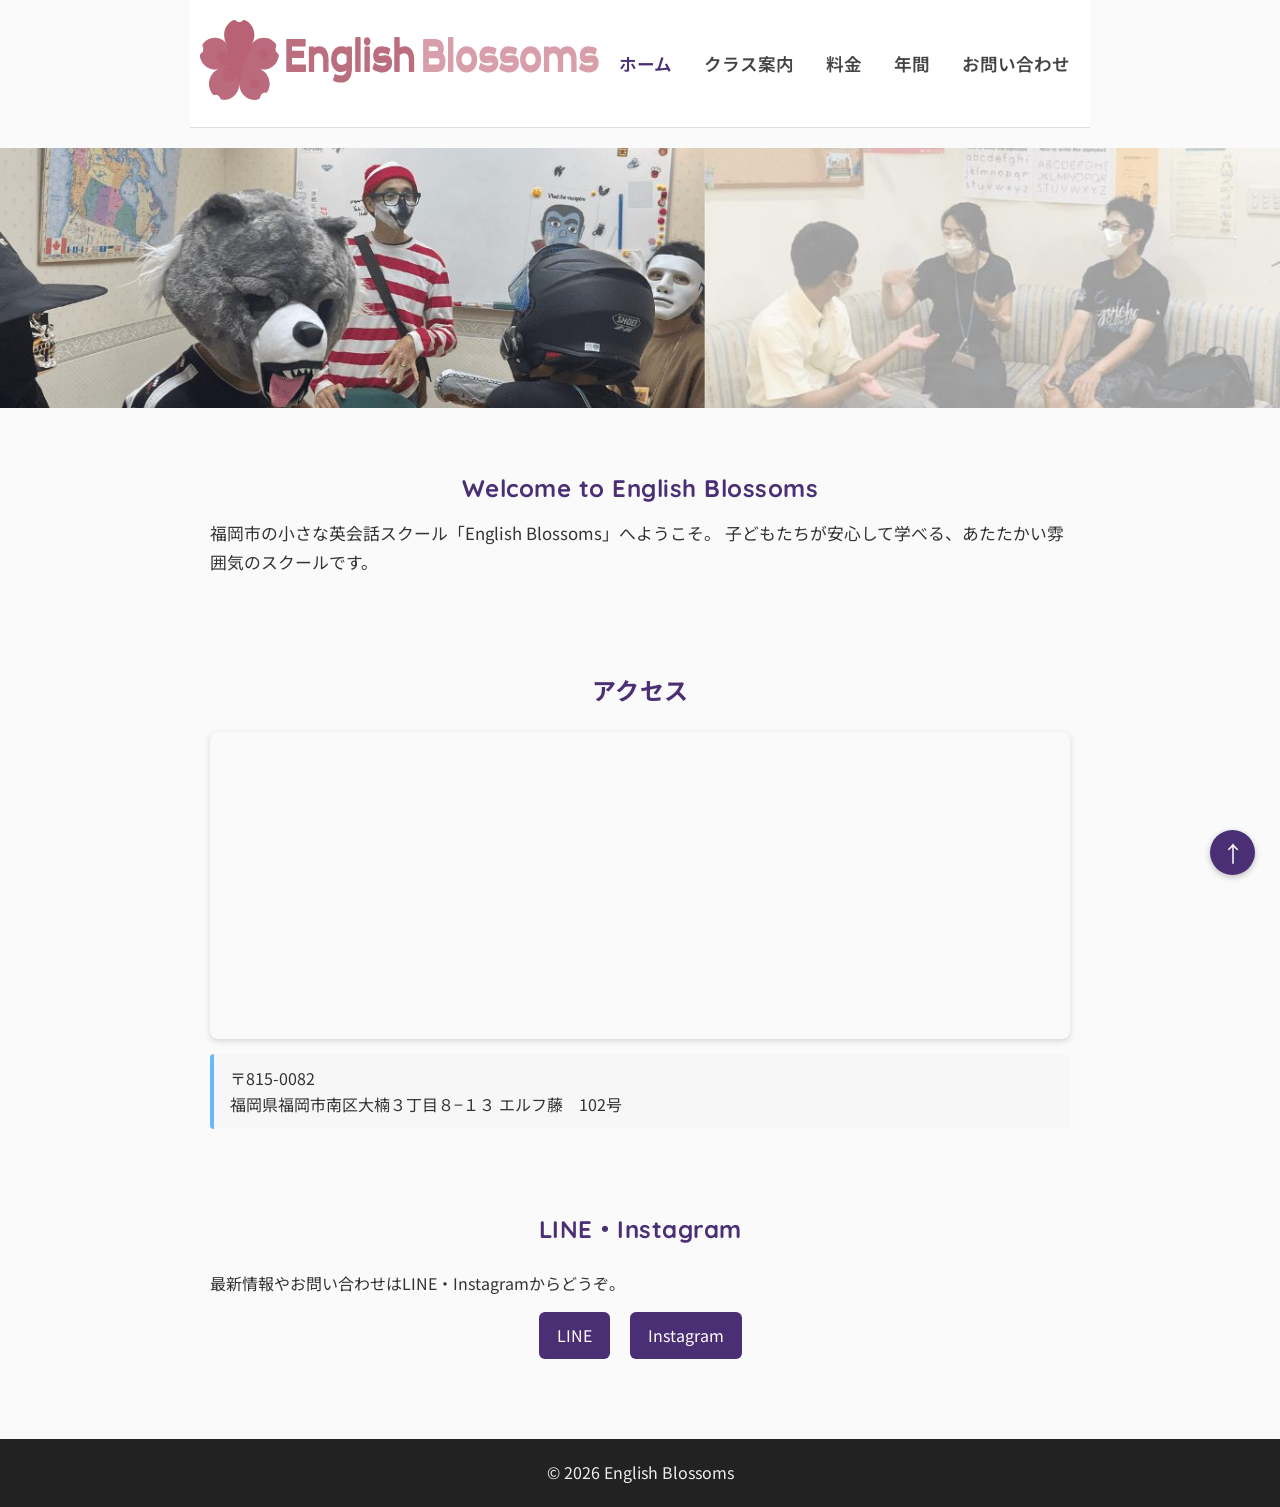
<file: index.html>
<!DOCTYPE html>
<html lang="ja">

<head>
    <meta charset="UTF-8" />
    <meta name="viewport" content="width=device-width, initial-scale=1.0" />
    <title>English Blossoms</title>

    <!-- Google Fonts -->
    <link rel="preconnect" href="https://fonts.googleapis.com">
    <link rel="preconnect" href="https://fonts.gstatic.com" crossorigin>
    <link
        href="https://fonts.googleapis.com/css2?family=Noto+Sans+JP:wght@400;700&family=Quicksand:wght@500;700&display=swap"
        rel="stylesheet">

    <link rel="stylesheet" href="styles/main.css" />
</head>

<body>



    <!-- HEADER -->
    <header class="header">
        <div class="logo-container">
            <img src="images/logo.svg" alt="English Blossoms" class="logo" />
        </div>

        <nav class="nav">
            <a href="index.html" class="active">ホーム</a>
            <a href="courses.html">クラス案内</a>
            <a href="fees.html">料金</a>
            <a href="calendar.html">年間</a>
            <a href="contact.html">お問い合わせ</a>
        </nav>
    </header>

    <!-- HERO / CAROUSEL -->
    <section class="carousel">
        <div class="carousel-track">
            <img src="images/photo1.jpg" alt="Class photo" />
            <img src="images/photo2.jpg" alt="Class photo" />
            <img src="images/photo3.jpg" alt="Class photo" />
        </div>
    </section>

    <!-- ABOUT SECTION -->
    <section class="about">
        <h2 style="margin-bottom: 10px;">Welcome to English Blossoms</h2>
        <p>
            福岡市の小さな英会話スクール「English Blossoms」へようこそ。
            子どもたちが安心して学べる、あたたかい雰囲気のスクールです。
        </p>

    </section>

    <!-- MAP -->
    <section class="map-section">
        <h2>アクセス</h2>

        <div class="map-container">
            <iframe
                src="https://www.google.com/maps/embed?pb=!1m18!1m12!1m3!1d3324.3775739063935!2d130.41283187618268!3d33.56954464306312!2m3!1f0!2f0!3f0!3m2!1i1024!2i768!4f13.1!3m3!1m2!1s0x3541910bd0752fd5%3A0xfd8d34cd1b48b5f2!2z44CSODE1LTAwODIgRnVrdW9rYSwgTWluYW1pIFdhcmQsIMWMZ3VzdSwgMy1jaMWNbWXiiJI44oiSMTMg44Ko44Or44OV6Jek!5e0!3m2!1sen!2sjp!4v1781195790646!5m2!1sen!2sjp"
                width="100%" height="300" style="border:0;" allowfullscreen="" loading="lazy"
                referrerpolicy="no-referrer-when-downgrade">
            </iframe>
        </div>

        <div class="map-address">
            <p>〒815-0082<br>
                福岡県福岡市南区大楠３丁目８−１３ エルフ藤　102号</p>
        </div>
    </section>


    <!-- SOCIAL -->
    <section class="social">
        <h2>LINE・Instagram</h2>
        <p>最新情報やお問い合わせはLINE・Instagramからどうぞ。</p>
        <div class="social-links">
            <a href="https://lin.ee/tBtMvqM" target="_blank">LINE</a>
            <a href="https://www.instagram.com/englishblossomsfukuoka/" target="_blank">Instagram</a>
        </div>
    </section>

    <!-- FOOTER -->
    <footer class="footer dark">
        <p>© 2026 English Blossoms</p>
    </footer>

    <!-- BACK TO TOP -->
    <div id="back-to-top">↑</div>
    <script>
        document.getElementById("back-to-top").onclick = () => {
            window.scrollTo({ top: 0, behavior: "smooth" });
        };
    </script>

    <!-- FIXED CAROUSEL SCRIPT -->
    <script>
        const track = document.querySelector(".carousel-track");
        const slides = track.children;
        let index = 0;

        setInterval(() => {
            index = (index + 1) % slides.length;
            track.style.transform = `translateX(-${index * 100}%)`;
        }, 5000); // slower, smoother
    </script>
    <!-- Cloudflare Web Analytics -->
    <script defer src='https://static.cloudflareinsights.com/beacon.min.js'
        data-cf-beacon='{"token": "b7038b95fc2e43069e51b73bc17e8487"}'></script>
    <!-- End Cloudflare Web Analytics -->
</body>

</html>
</file>
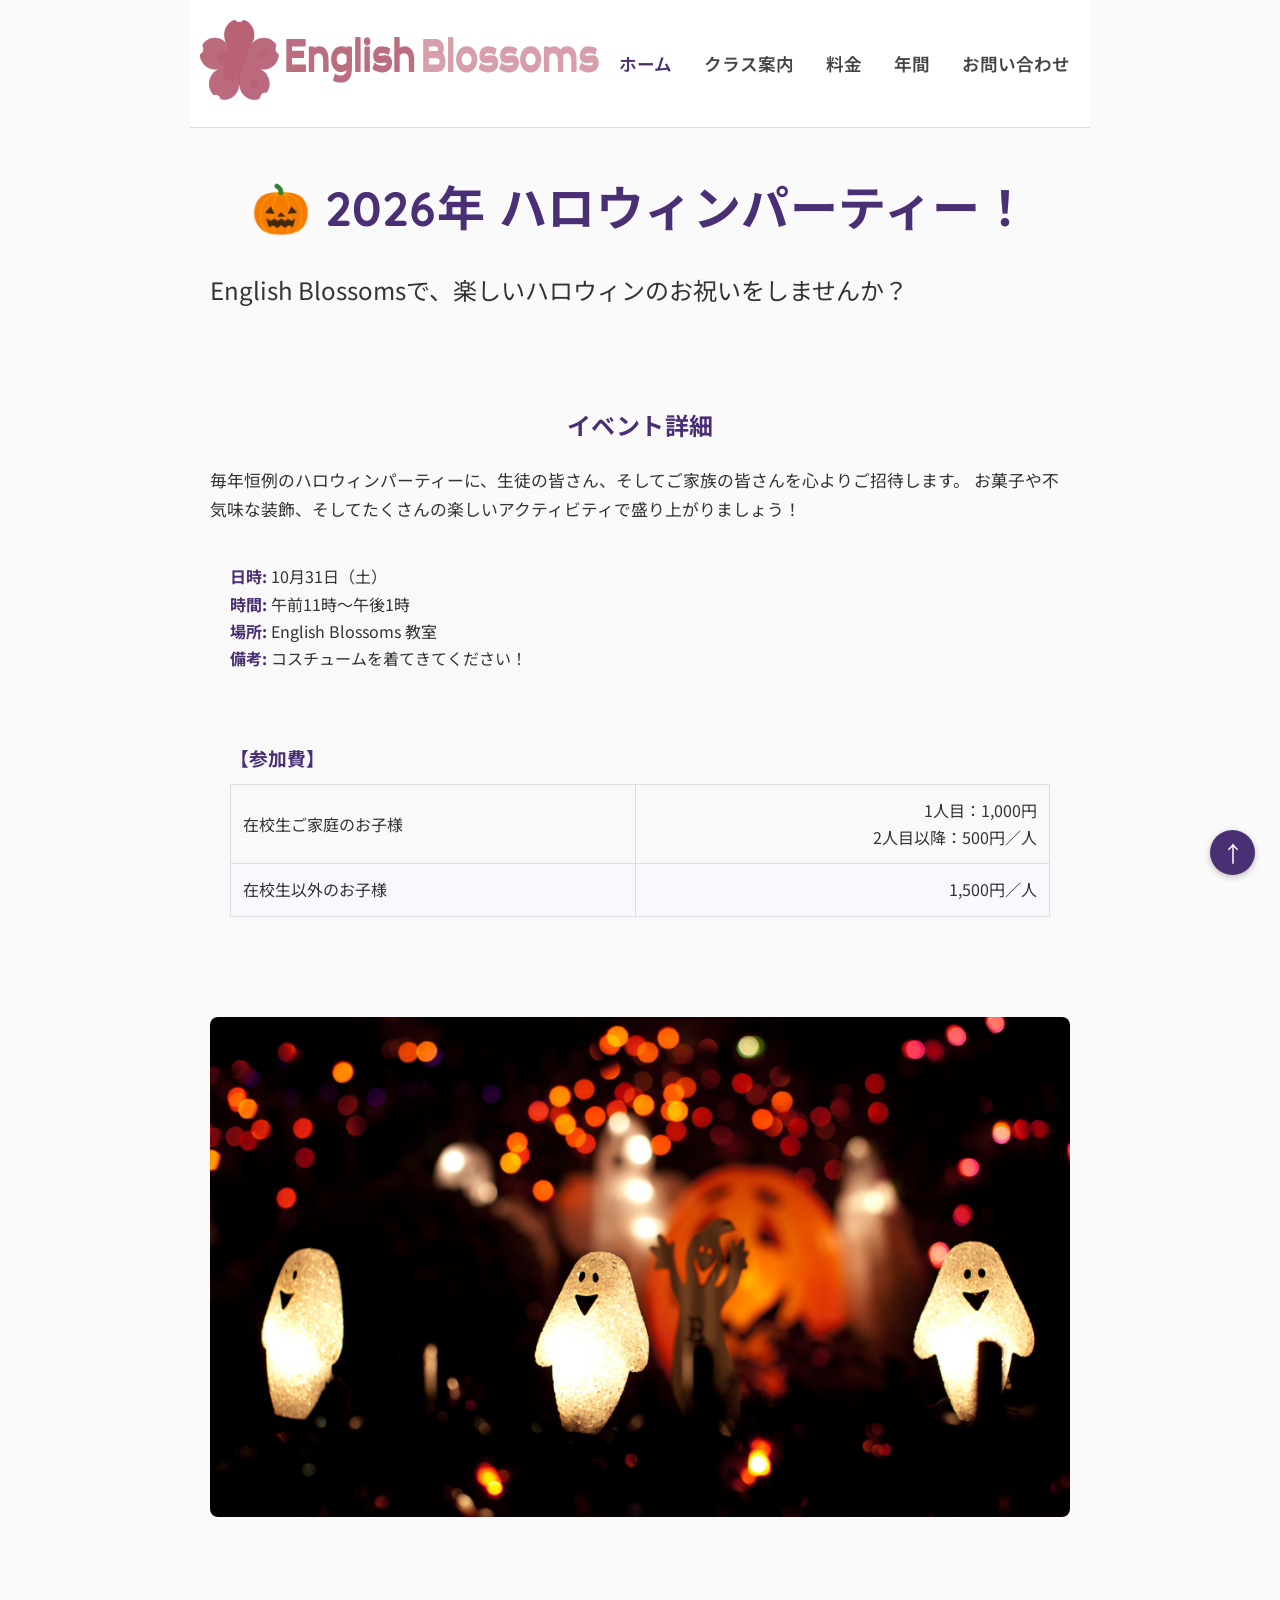
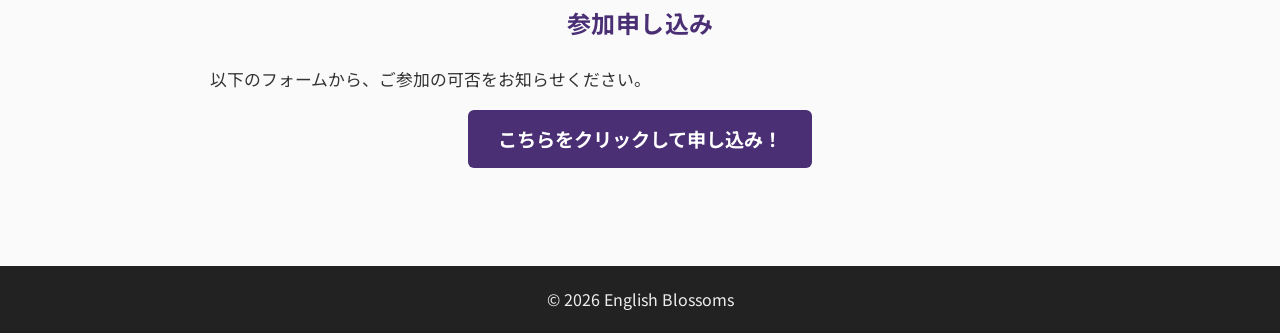
<file: halloween2026/index.html>
<!DOCTYPE html>
<html lang="ja">

<head>
    <meta charset="UTF-8" />
    <meta name="viewport" content="width=device-width, initial-scale=1.0" />
    <title>2026年 ハロウィンパーティー - English Blossoms</title>

    <!-- Google Fonts -->
    <link rel="preconnect" href="https://fonts.googleapis.com">
    <link rel="preconnect" href="https://fonts.gstatic.com" crossorigin>
    <link
        href="https://fonts.googleapis.com/css2?family=Noto+Sans+JP:wght@400;700&family=Quicksand:wght@500;700&display=swap"
        rel="stylesheet">

    <link rel="stylesheet" href="../styles/main.css" />
</head>

<body>

    <!-- HEADER -->
    <header class="header">
        <div class="logo-container">
            <img src="../images/logo.svg" alt="English Blossoms" class="logo" />
        </div>

        <nav class="nav">
            <a href="../index.html" class="active">ホーム</a>
            <a href="../courses.html">クラス案内</a>
            <a href="../fees.html">料金</a>
            <a href="../calendar.html">年間</a>
            <a href="../contact.html">お問い合わせ</a>
        </nav>
    </header>

    <!-- HERO SECTION -->
    <section class="about">
        <h1 style="font-size: 3rem;">🎃 2026年 ハロウィンパーティー！</h1>
        <p style="font-size: 1.5rem;">English Blossomsで、楽しいハロウィンのお祝いをしませんか？</p>
    </section>

    <!-- PARTY DETAILS -->
    <section class="about">
        <h2 style="margin-top: 0;">イベント詳細</h2>
        <p>
            毎年恒例のハロウィンパーティーに、生徒の皆さん、そしてご家族の皆さんを心よりご招待します。
            お菓子や不気味な装飾、そしてたくさんの楽しいアクティビティで盛り上がりましょう！
        </p>
        <div style="margin-top: 20px; background: #f9f9f9; padding: 20px; border-radius: 8px;">
            <strong style="color: #4a2f75;">日時:</strong> 10月31日（土）<br>
            <strong style="color: #4a2f75;">時間:</strong> 午前11時〜午後1時<br>
            <strong style="color: #4a2f75;">場所:</strong> English Blossoms 教室<br>
            <strong style="color: #4a2f75;">備考:</strong> コスチュームを着てきてください！
        </div>

        <div style="margin-top: 30px; background: #f9f9f9; padding: 20px; border-radius: 8px;">
            <h3 style="margin-top: 0; color: #4a2f75;">【参加費】</h3>
            <table style="width: 100%; border-collapse: collapse; margin-top: 10px;">
                <tbody>
                    <tr>
                        <td style="padding: 12px; border: 1px solid #ddd;">在校生ご家庭のお子様</td>
                        <td style="padding: 12px; border: 1px solid #ddd; text-align: right;">
                            1人目：1,000円<br>
                            2人目以降：500円／人
                        </td>
                    </tr>
                    <tr>
                        <td style="padding: 12px; border: 1px solid #ddd;">在校生以外のお子様</td>
                        <td style="padding: 12px; border: 1px solid #ddd; text-align: right;">
                            1,500円／人
                        </td>
                    </tr>
                </tbody>
            </table>
        </div>
    </section>

    <!-- IMAGE -->
    <section class="about">
        <img src="cute-halloween.jpg" alt="ハロウィンパーティー" style="width: 100%; border-radius: 8px; max-height: 500px; object-fit: cover;" />
    </section>

    <!-- SIGN UP FORM -->
    <section class="about">
        <h2 style="margin-top: 0;">参加申し込み</h2>
        <p>以下のフォームから、ご参加の可否をお知らせください。</p>
        <div style="text-align: center; margin: 30px 0;">
            <a href="https://docs.google.com/forms/d/e/1FAIpQLSct_VfuJusWP9E0wXe0LNnKu8wqqzWA5dGTUlwpmCbANgP7vQ/viewform?usp=publish-editor" target="_blank" style="background: #4a2f75; color: #fff; padding: 15px 30px; border-radius: 6px; text-decoration: none; font-weight: bold; font-size: 1.2rem;">
                こちらをクリックして申し込み！
            </a>
        </div>
    </section>

    <!-- FOOTER -->
    <footer class="footer dark">
        <p>© 2026 English Blossoms</p>
    </footer>

    <!-- BACK TO TOP -->
    <div id="back-to-top">↑</div>
    <script>
        document.getElementById("back-to-top").onclick = () => {
            window.scrollTo({ top: 0, behavior: "smooth" });
        };
    </script>

</body>

</html>
</file>
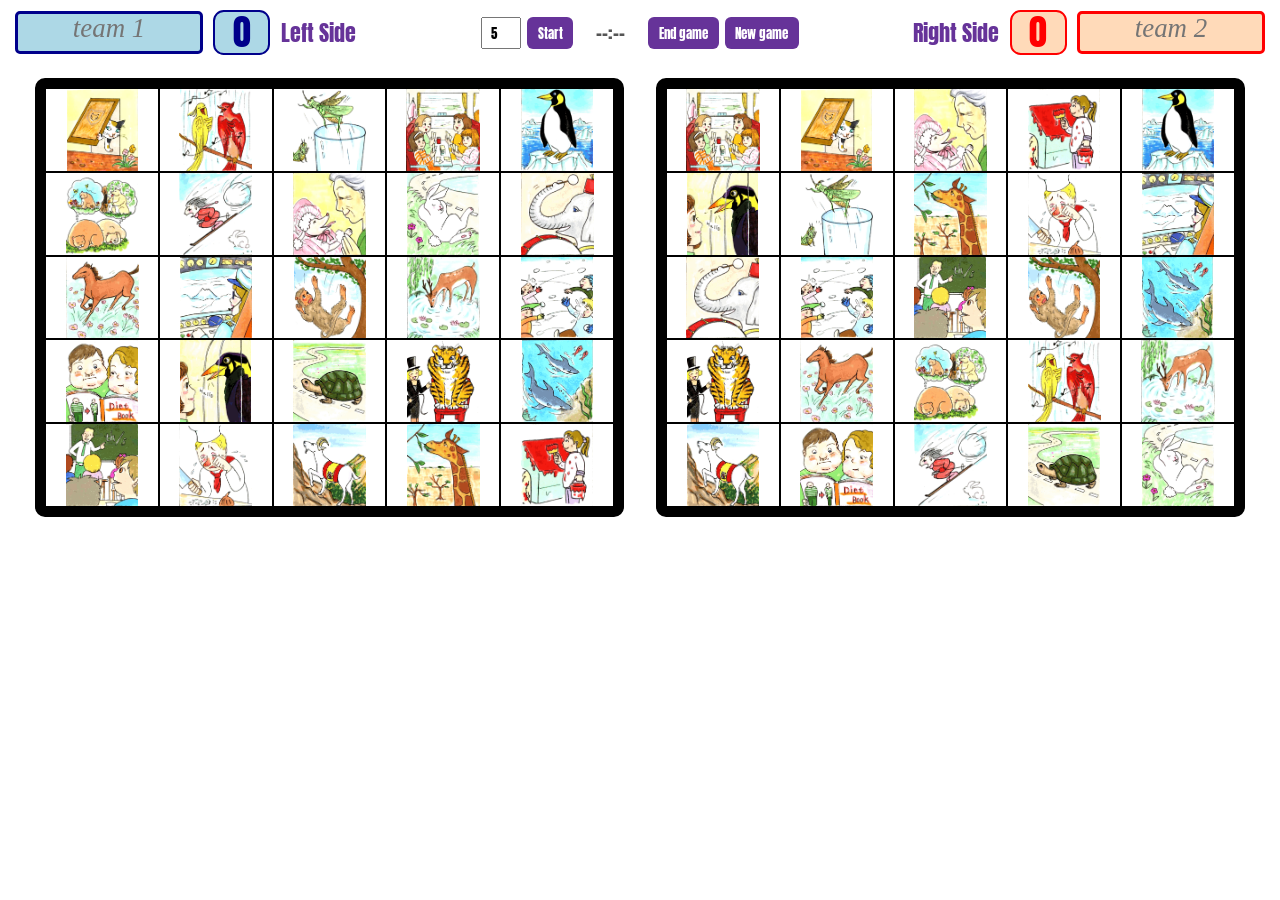
<file: apps/games/verbattack/index.html>
<!DOCTYPE html>
<html lang="en">
<head>
    <meta charset="utf-8">
    <meta name="viewport" content="width=device-width, initial-scale=1.0">
    <meta http-equiv="X-UA-Compatible" content="ie=edge">

    <link rel="stylesheet" href="./main.css">

    <!-- font awesome cdn -->
    <link rel="stylesheet" href="https://use.fontawesome.com/releases/v5.13.0/css/all.css" integrity="sha384-Bfad6CLCknfcloXFOyFnlgtENryhrpZCe29RTifKEixXQZ38WheV+i/6YWSzkz3V" crossorigin="anonymous">

    <!-- Anton Font -->
    <link href="https://fonts.googleapis.com/css2?family=Anton&display=swap" rel="stylesheet">

    <link rel="shortcut icon" type="image/jpg" href="../favicon.png"/>

    <title>Verb Attack</title>
</head>

<body>

<audio id="audio">
    <source src="" type="audio/mpeg">
    Your browser does not support the audio element.
</audio>

<!-- Top bar: team names, scores and hit messages -->
<div id="topbar" class="teams">
    <textarea placeholder="team 1" spellcheck="false" id="team1" class="teamboxes"></textarea>
    <div id="score1" class="score" title="Team 1 score">0</div>

    <div id="head" class="headmsg"><span class="msg">Left Side</span></div>
    <div id="controls">
        <input id="timerMin" type="number" min="1" max="99" value="5" title="Timer minutes" aria-label="Timer minutes">
        <button id="timerBtn" type="button" title="Start or reset the timer">Start</button>
        <span id="timerDisplay" title="Time left">--:--</span>
        <button id="endBtn" type="button" title="End the game and show the hidden insects">End game</button>
        <button id="newBtn" type="button" title="Start a new game">New game</button>
    </div>

    <div id="head2" class="headmsg right"><span class="msg">Right Side</span></div>

    <div id="score2" class="score" title="Team 2 score">0</div>
    <textarea placeholder="team 2" spellcheck="false" id="team2" class="teamboxes"></textarea>
</div>

<!-- The two boards -->
<div id="game">
    <section id="bingoContainer1" class="side">
        <table class="bingo" id="bingoTable">
            <tr>
                <td class="col"><img onclick="getHit(this.id)" class="pics" id="a0" src=""/></td>
                <td class="col"><img onclick="getHit(this.id)" class="pics" id="a1" src=""/></td>
                <td class="col"><img onclick="getHit(this.id)" class="pics" id="a2" src=""/></td>
                <td class="col"><img onclick="getHit(this.id)" class="pics" id="a3" src=""/></td>
                <td class="col"><img onclick="getHit(this.id)" class="pics" id="a4" src=""/></td>
            </tr>
            <tr>
                <td class="col"><img onclick="getHit(this.id)" class="pics" id="a5" src=""/></td>
                <td class="col"><img onclick="getHit(this.id)" class="pics" id="a6" src=""/></td>
                <td class="col"><img onclick="getHit(this.id)" class="pics" id="a7" src=""/></td>
                <td class="col"><img onclick="getHit(this.id)" class="pics" id="a8" src=""/></td>
                <td class="col"><img onclick="getHit(this.id)" class="pics" id="a9" src=""/></td>
            </tr>
            <tr>
                <td class="col"><img onclick="getHit(this.id)" class="pics" id="a10" src=""/></td>
                <td class="col"><img onclick="getHit(this.id)" class="pics" id="a11" src=""/></td>
                <td class="col"><img onclick="getHit(this.id)" class="pics" id="a12" src=""/></td>
                <td class="col"><img onclick="getHit(this.id)" class="pics" id="a13" src=""/></td>
                <td class="col"><img onclick="getHit(this.id)" class="pics" id="a14" src=""/></td>
            </tr>
            <tr>
                <td class="col"><img onclick="getHit(this.id)" class="pics" id="a15" src=""/></td>
                <td class="col"><img onclick="getHit(this.id)" class="pics" id="a16" src=""/></td>
                <td class="col"><img onclick="getHit(this.id)" class="pics" id="a17" src=""/></td>
                <td class="col"><img onclick="getHit(this.id)" class="pics" id="a18" src=""/></td>
                <td class="col"><img onclick="getHit(this.id)" class="pics" id="a19" src=""/></td>
            </tr>
            <tr>
                <td class="col"><img onclick="getHit(this.id)" class="pics" id="a20" src=""/></td>
                <td class="col"><img onclick="getHit(this.id)" class="pics" id="a21" src=""/></td>
                <td class="col"><img onclick="getHit(this.id)" class="pics" id="a22" src=""/></td>
                <td class="col"><img onclick="getHit(this.id)" class="pics" id="a23" src=""/></td>
                <td class="col"><img onclick="getHit(this.id)" class="pics" id="a24" src=""/></td>
            </tr>
        </table>
    </section>

    <section id="bingoContainer2" class="side">
        <table class="bingo" id="bingoTable2">
            <tr>
                <td class="col"><img onclick="getHit(this.id)" class="pics" id="b0" src=""/></td>
                <td class="col"><img onclick="getHit(this.id)" class="pics" id="b1" src=""/></td>
                <td class="col"><img onclick="getHit(this.id)" class="pics" id="b2" src=""/></td>
                <td class="col"><img onclick="getHit(this.id)" class="pics" id="b3" src=""/></td>
                <td class="col"><img onclick="getHit(this.id)" class="pics" id="b4" src=""/></td>
            </tr>
            <tr>
                <td class="col"><img onclick="getHit(this.id)" class="pics" id="b5" src=""/></td>
                <td class="col"><img onclick="getHit(this.id)" class="pics" id="b6" src=""/></td>
                <td class="col"><img onclick="getHit(this.id)" class="pics" id="b7" src=""/></td>
                <td class="col"><img onclick="getHit(this.id)" class="pics" id="b8" src=""/></td>
                <td class="col"><img onclick="getHit(this.id)" class="pics" id="b9" src=""/></td>
            </tr>
            <tr>
                <td class="col"><img onclick="getHit(this.id)" class="pics" id="b10" src=""/></td>
                <td class="col"><img onclick="getHit(this.id)" class="pics" id="b11" src=""/></td>
                <td class="col"><img onclick="getHit(this.id)" class="pics" id="b12" src=""/></td>
                <td class="col"><img onclick="getHit(this.id)" class="pics" id="b13" src=""/></td>
                <td class="col"><img onclick="getHit(this.id)" class="pics" id="b14" src=""/></td>
            </tr>
            <tr>
                <td class="col"><img onclick="getHit(this.id)" class="pics" id="b15" src=""/></td>
                <td class="col"><img onclick="getHit(this.id)" class="pics" id="b16" src=""/></td>
                <td class="col"><img onclick="getHit(this.id)" class="pics" id="b17" src=""/></td>
                <td class="col"><img onclick="getHit(this.id)" class="pics" id="b18" src=""/></td>
                <td class="col"><img onclick="getHit(this.id)" class="pics" id="b19" src=""/></td>
            </tr>
            <tr>
                <td class="col"><img onclick="getHit(this.id)" class="pics" id="b20" src=""/></td>
                <td class="col"><img onclick="getHit(this.id)" class="pics" id="b21" src=""/></td>
                <td class="col"><img onclick="getHit(this.id)" class="pics" id="b22" src=""/></td>
                <td class="col"><img onclick="getHit(this.id)" class="pics" id="b23" src=""/></td>
                <td class="col"><img onclick="getHit(this.id)" class="pics" id="b24" src=""/></td>
            </tr>
        </table>
    </section>
</div>

<script src="./main.js"></script>
</body>
</html>
</file>
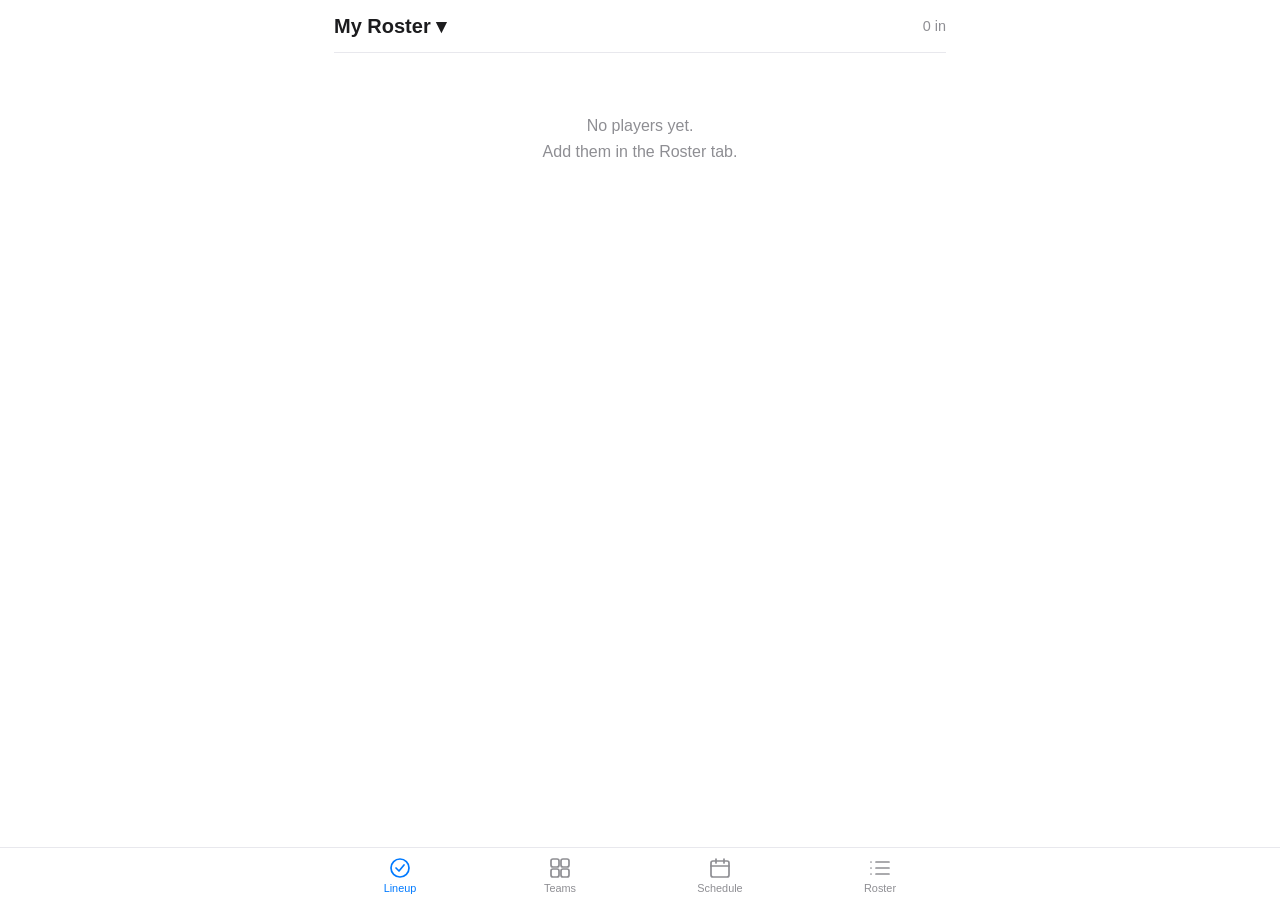
<file: apps/tools/kumiwake/index.html>
<!DOCTYPE html>
<html lang="en">

<head>
    <meta charset="UTF-8">
    <meta name="viewport" content="width=device-width, initial-scale=1, viewport-fit=cover">
    <meta name="theme-color" content="#ffffff">
    <title>Team Manager</title>
    <link rel="stylesheet" href="./main.css">
</head>

<body>
    <div class="app">
        <header>
            <button id="rosterBtn" onclick="openRosters()"></button>
            <span class="ttl-hint" id="ttlHint"></span>
            <span id="count"></span>
        </header>
        <main>
            <section id="lineup" class="tab on"></section>
            <section id="teams" class="tab"></section>
            <section id="schedule" class="tab"></section>
            <section id="roster" class="tab"></section>
        </main>
        <nav>
            <button data-t="lineup" onclick="setTab('lineup')"><svg viewBox="0 0 24 24">
                    <circle cx="12" cy="12" r="9" />
                    <path d="M8 12l3 3 5-6" />
                </svg>Lineup</button>
            <button data-t="teams" onclick="setTab('teams')"><svg viewBox="0 0 24 24">
                    <rect x="3" y="3" width="8" height="8" rx="2" />
                    <rect x="13" y="3" width="8" height="8" rx="2" />
                    <rect x="3" y="13" width="8" height="8" rx="2" />
                    <rect x="13" y="13" width="8" height="8" rx="2" />
                </svg>Teams</button>
            <button data-t="schedule" onclick="setTab('schedule')"><svg viewBox="0 0 24 24">
                    <rect x="3" y="5" width="18" height="16" rx="2" />
                    <path d="M3 10h18M8 3v4M16 3v4" />
                </svg>Schedule</button>
            <button data-t="roster" onclick="setTab('roster')"><svg viewBox="0 0 24 24">
                    <path d="M8 6h13M8 12h13M8 18h13M3 6h.01M3 12h.01M3 18h.01" />
                </svg>Roster</button>
        </nav>
    </div>
    <div id="sheet"></div>
    <div id="toast"></div>
    <div id="pairs"></div>
    <script src="./main.js"></script>
</body>

</html>
</file>
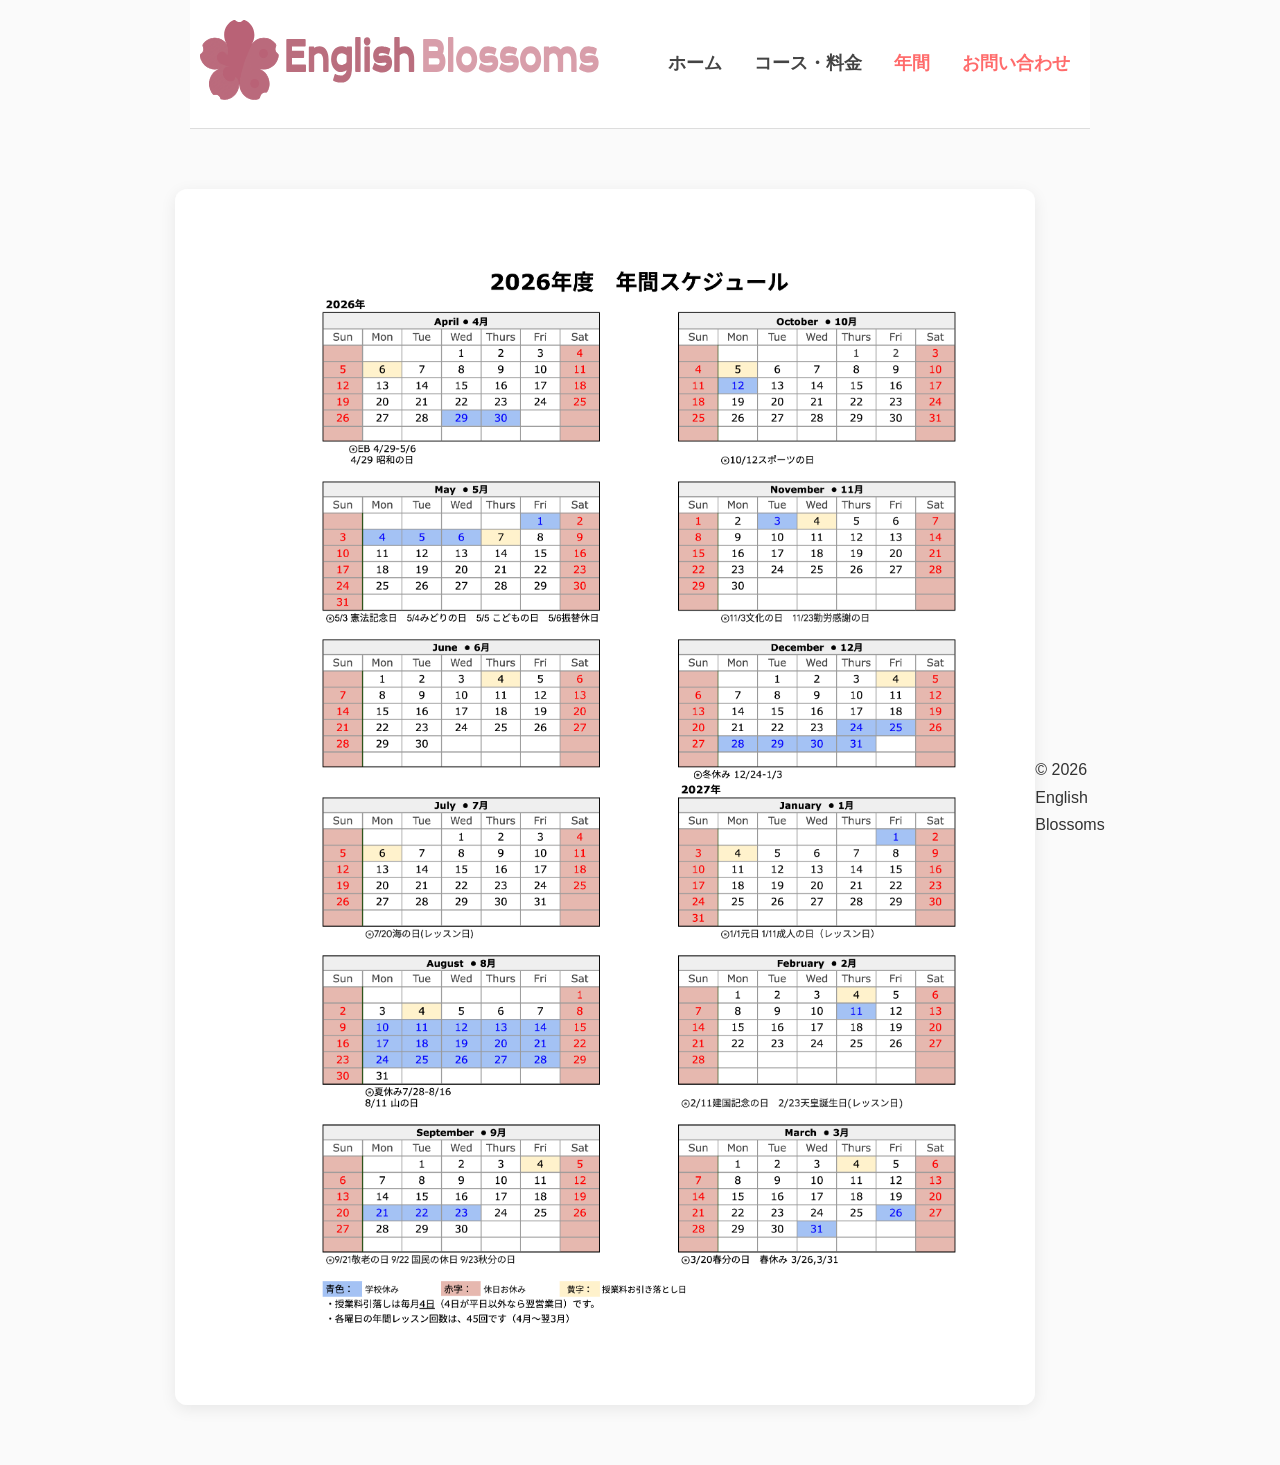
<file: calendar.html>
<!DOCTYPE html>
<html lang="ja">

<head>
    <meta charset="UTF-8" />
    <meta name="viewport" content="width=device-width, initial-scale=1.0" />
    <title>年間カレンダー | English Blossoms</title>

    <link rel="stylesheet" href="styles/main.css" />
    <link rel="stylesheet" href="styles/calendar.css" />
</head>

<body>

    <!-- HEADER -->
    <header class="header">
        <div class="logo-container">
            <img src="images/logo.svg" alt="English Blossoms" class="logo" />
        </div>
        <nav class="nav centered">
            <a href="index.html">ホーム</a>
            <a href="courses.html">コース・料金</a>
            <a href="calendar.html" class="active">年間</a>
            <a href="contact.html" class="active">お問い合わせ</a>
        </nav>
    </header>

    <!-- CALENDAR SECTION -->
    <section class="calendar-section">
        <img src="images/calendar.png" alt="Annual Calendar" class="calendar-image" />

        <!-- FOOTER -->
        <footer class="footer">
            <p>© 2026 English Blossoms</p>
        </footer>



</body>

</html>
</file>
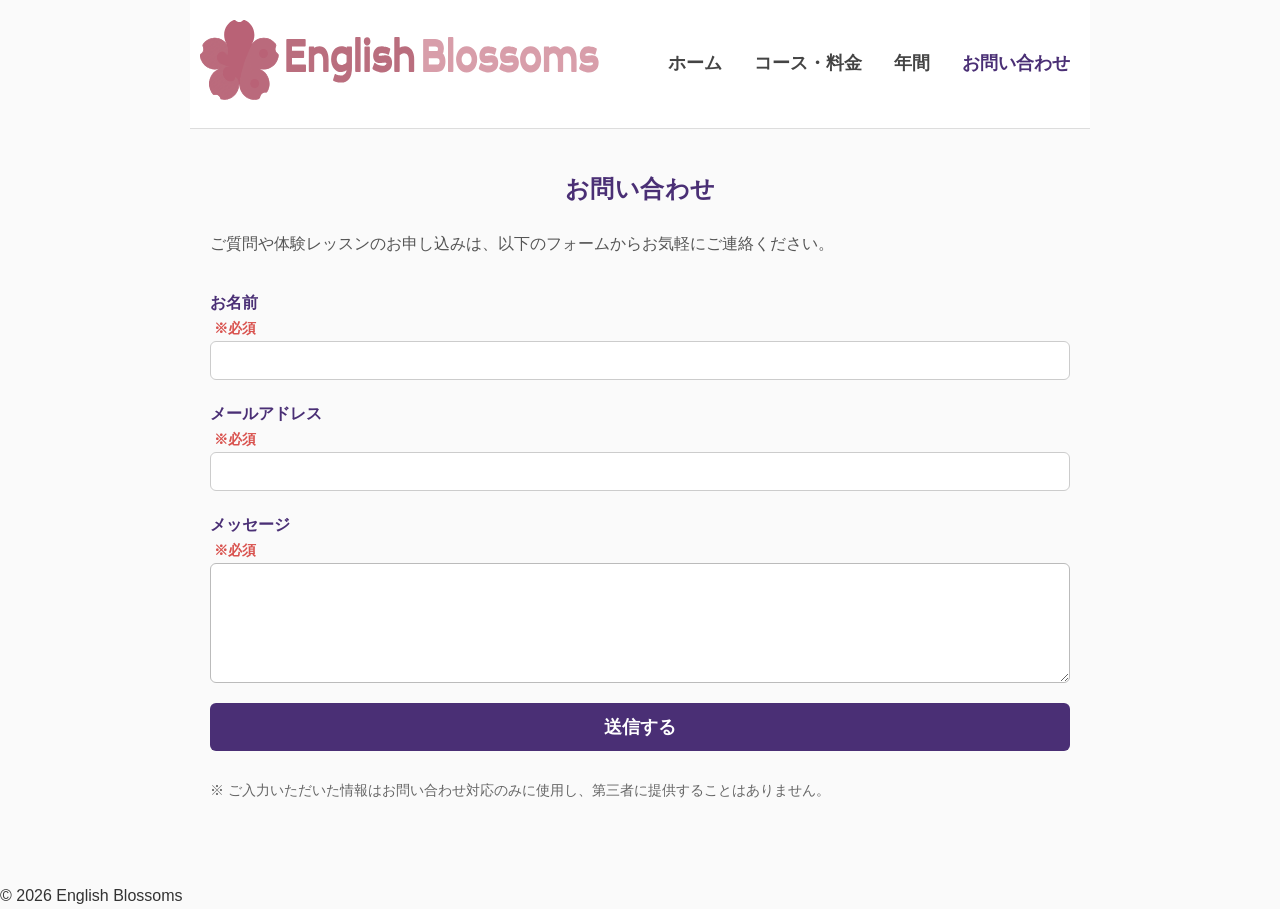
<file: contact.html>
<!DOCTYPE html>
<html lang="ja">

<head>
    <meta charset="UTF-8" />
    <meta name="viewport" content="width=device-width, initial-scale=1.0" />
    <title>お問い合わせ | English Blossoms</title>

    <link rel="stylesheet" href="styles/main.css" />
    <link rel="stylesheet" href="styles/contact.css" />
</head>

<body>

    <!-- HEADER -->
    <header class="header">
        <div class="logo-container">
            <img src="images/logo.svg" alt="English Blossoms" class="logo" />
        </div>
        <nav class="nav centered">
            <a href="index.html">ホーム</a>
            <a href="courses.html">コース・料金</a>
            <a href="calendar.html">年間</a>
            <a href="contact.html" class="active">お問い合わせ</a>
        </nav>
    </header>

    <!-- CONTACT SECTION -->
    <section>
        <h1>お問い合わせ</h1>

        <p class="contact-intro">
            ご質問や体験レッスンのお申し込みは、以下のフォームからお気軽にご連絡ください。
        </p>

        <!-- CONTACT FORM -->
        <form action="https://formspree.io/f/xeewlynb" method="POST" id="contact-form" class="contact-form">

            <!-- Honeypot -->
            <input type="text" name="website" class="honeypot">

            <label>
                お名前 <span class="required">※必須</span>
                <input type="text" name="name" required>
            </label>

            <label>
                メールアドレス <span class="required">※必須</span>
                <input type="email" name="email" required>
            </label>

            <label>
                メッセージ <span class="required">※必須</span>
                <textarea name="message" required></textarea>
            </label>

            <button type="submit" class="submit-button">送信する</button>

            <p class="privacy">
                ※ ご入力いただいた情報はお問い合わせ対応のみに使用し、第三者に提供することはありません。
            </p>
        </form>

        <!-- STATUS MESSAGES (hidden until triggered) -->
        <div id="sending-message" class="sending-message hidden">
            送信中です。少々お待ちください…
        </div>

        <div id="success-message" class="success-message hidden">
            送信が完了しました。ありがとうございます！
        </div>

    </section>

    <!-- FOOTER -->
    <footer class="footer">
        <p>© 2026 English Blossoms</p>
    </footer>

    <!-- CONTACT FORM SCRIPT -->
    <script>
        const form = document.getElementById("contact-form");
        const success = document.getElementById("success-message");
        const sending = document.getElementById("sending-message");
        const submitBtn = form.querySelector("button[type='submit']");

        form.addEventListener("submit", async (e) => {
            e.preventDefault();

            sending.classList.remove("hidden");
            success.classList.add("hidden");

            submitBtn.disabled = true;
            submitBtn.textContent = "送信中…";

            const formData = new FormData(form);

            try {
                const response = await fetch("https://formspree.io/f/xeewlynb", {
                    method: "POST",
                    body: formData,
                    headers: { "Accept": "application/json" }
                });

                if (response.ok) {
                    form.reset();
                    sending.classList.add("hidden");
                    success.classList.remove("hidden");

                    submitBtn.disabled = false;
                    submitBtn.textContent = "送信する";

                    setTimeout(() => {
                        success.classList.add("hidden");
                    }, 5000);
                } else {
                    throw new Error("Server error");
                }
            } catch (err) {
                sending.classList.add("hidden");
                alert("送信に失敗しました。もう一度お試しください。");

                submitBtn.disabled = false;
                submitBtn.textContent = "送信する";
            }
        });
    </script>

</body>

</html>
</file>
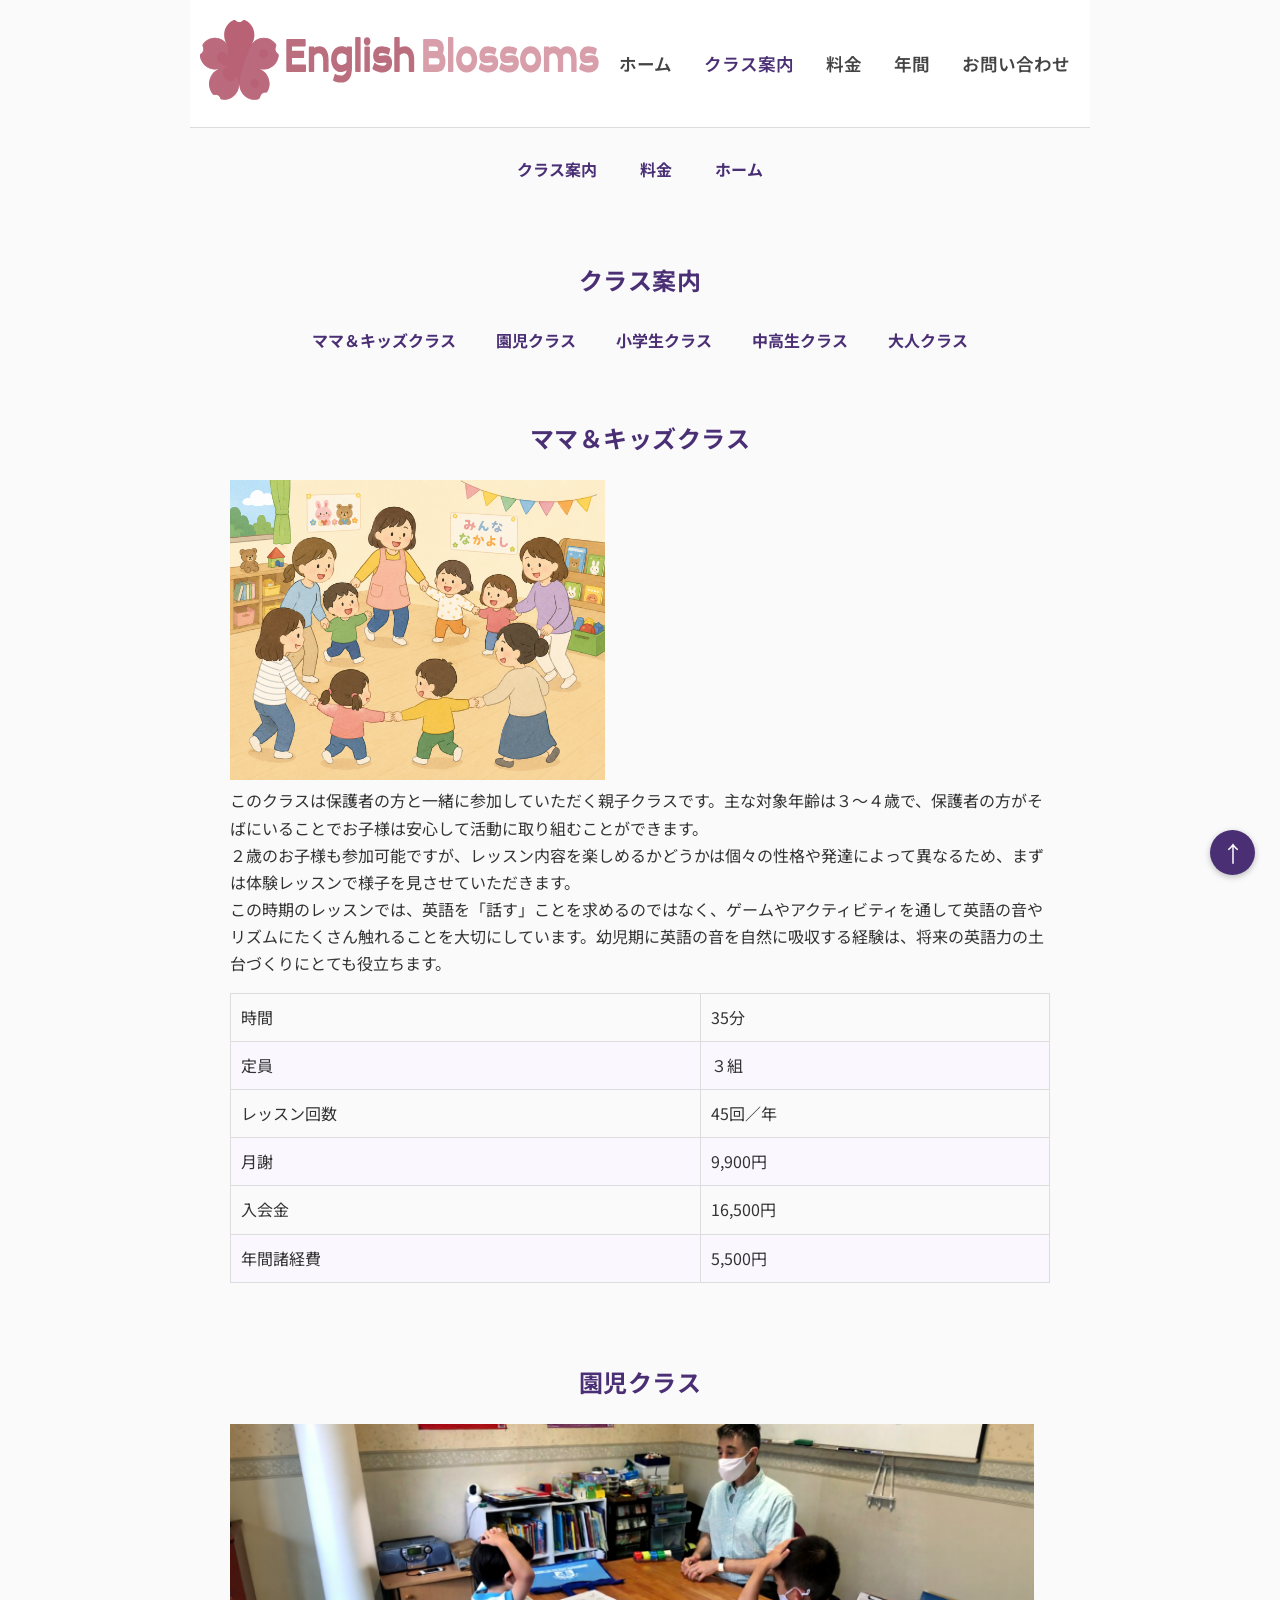
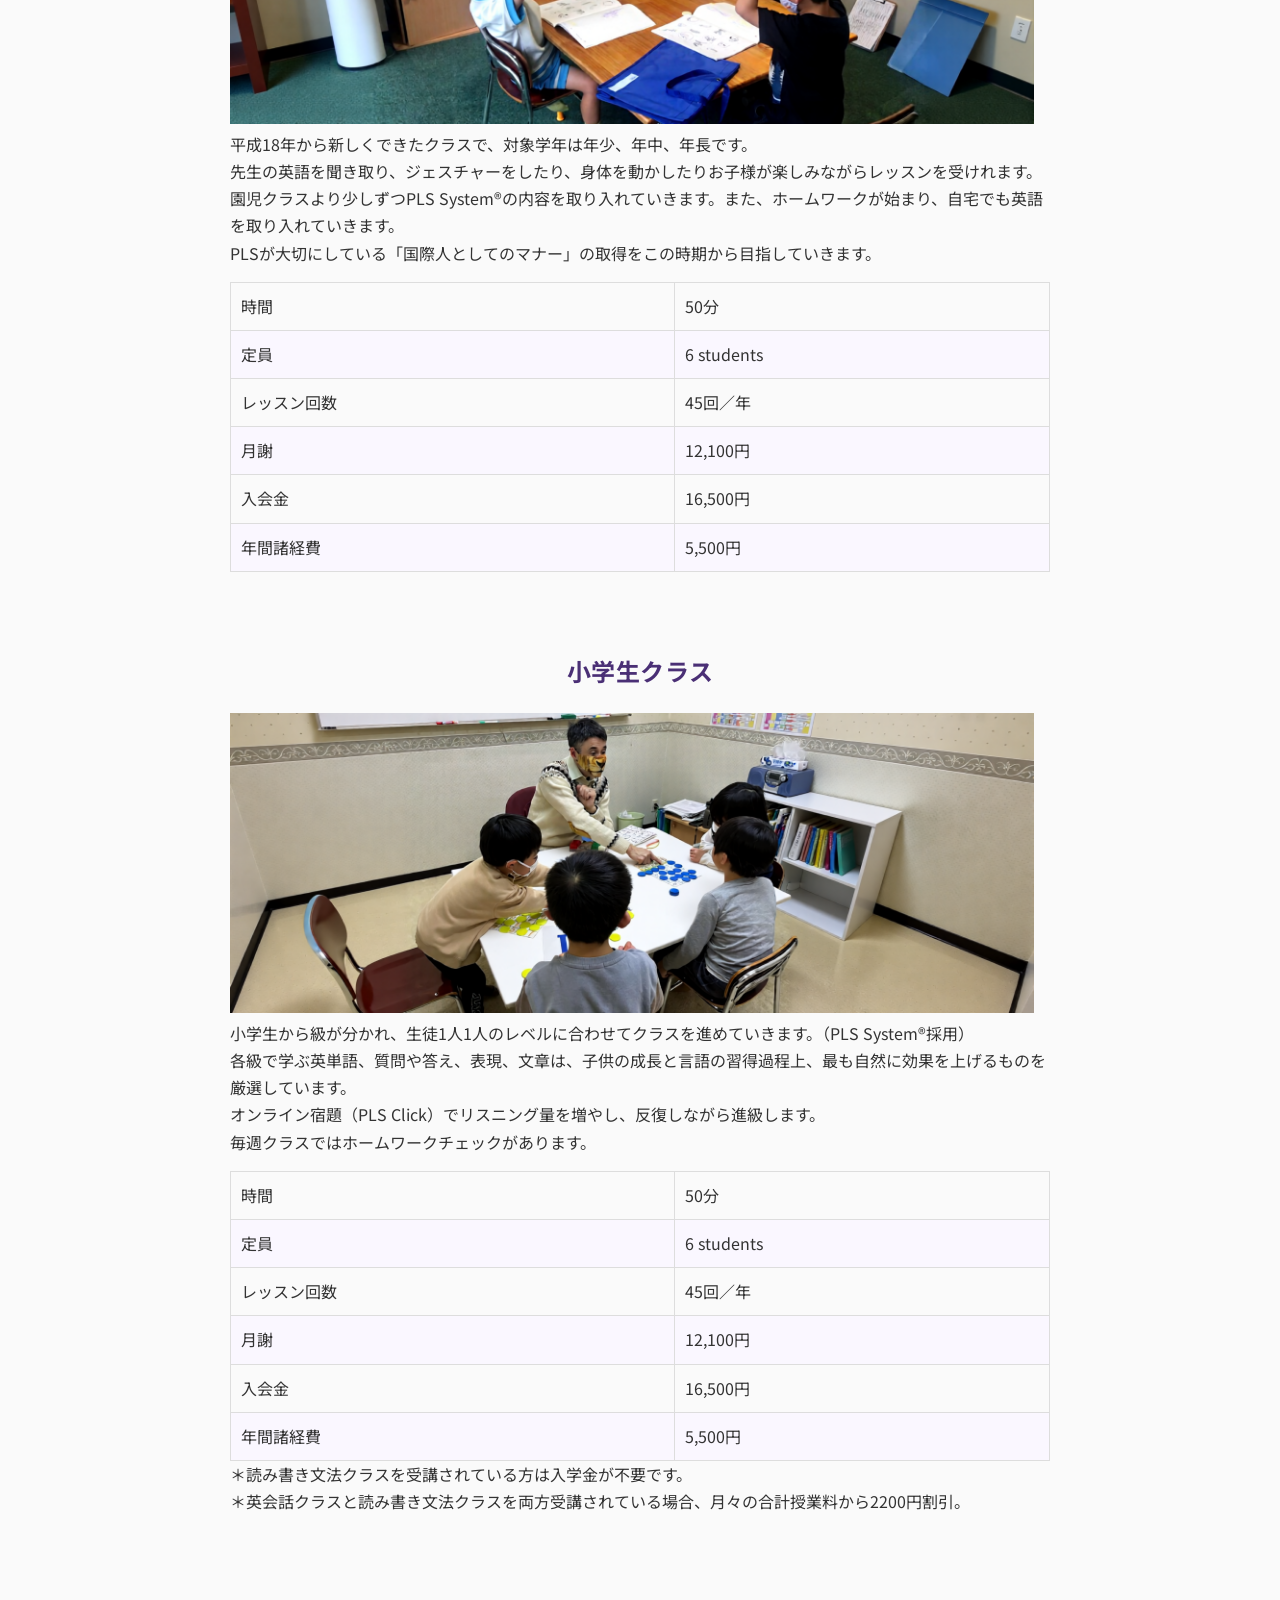
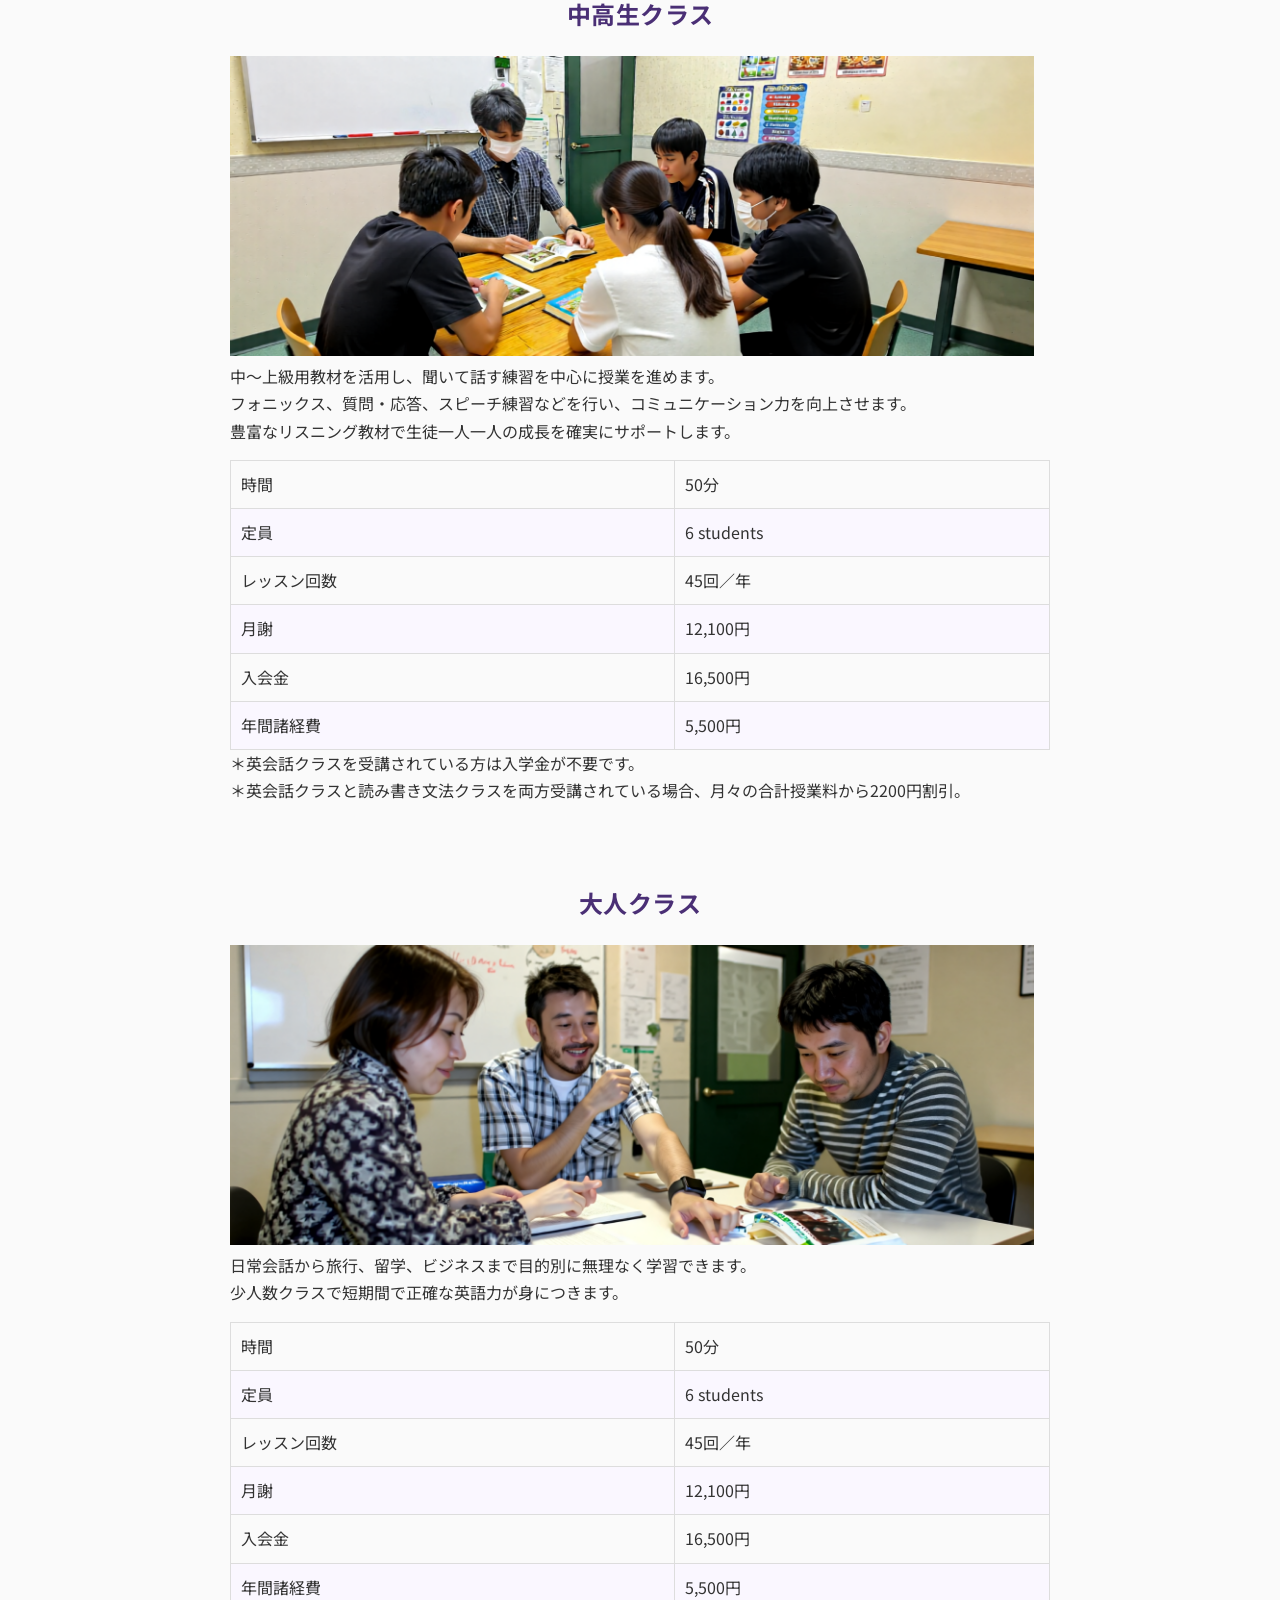
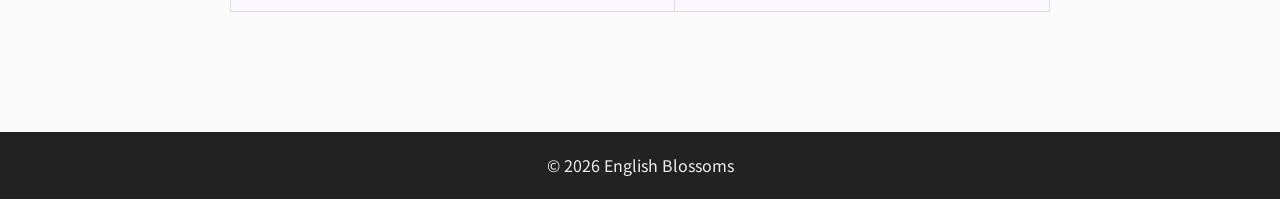
<file: courses.html>
<!DOCTYPE html>
<html lang="ja">

<head>
    <meta charset="UTF-8" />
    <meta name="viewport" content="width=device-width, initial-scale=1.0" />
    <title>クラス案内 | English Blossoms</title>

    <!-- Google Fonts -->
    <link rel="preconnect" href="https://fonts.googleapis.com">
    <link rel="preconnect" href="https://fonts.gstatic.com" crossorigin>
    <link
        href="https://fonts.googleapis.com/css2?family=Noto+Sans+JP:wght@400;700&family=Quicksand:wght@500;700&display=swap"
        rel="stylesheet">

    <link rel="stylesheet" href="styles/main.css" />
</head>

<body>

    <!-- HEADER -->
    <header class="header">
        <div class="logo-container">
            <img src="images/logo.svg" alt="English Blossoms" class="logo" />
        </div>

        <nav class="nav">
            <a href="index.html">ホーム</a>
            <a href="courses.html" class="active">クラス案内</a>
            <a href="fees.html">料金</a>
            <a href="calendar.html">年間</a>
            <a href="contact.html">お問い合わせ</a>
        </nav>
    </header>

    <!-- PAGE LINKS -->
    <div class="page-links">
        <a href="courses.html">クラス案内</a>
        <a href="fees.html">料金</a>
        <a href="index.html">ホーム</a>
    </div>

    <section>
        <header>
            <h1>クラス案内</h1>

            <!-- UPDATED CLASS NAV -->
            <nav>
                <ul class="class-nav">
                    <li><a href="#mommy-kids">ママ＆キッズクラス</a></li>
                    <li><a href="#preschool">園児クラス</a></li>
                    <li><a href="#elementary">小学生クラス</a></li>
                    <li><a href="#highschool">中高生クラス</a></li>
                    <li><a href="#adult">大人クラス</a></li>
                </ul>
            </nav>
        </header>

        <!-- Mommy & Kids -->
        <section id="mommy-kids" class="class-section">
            <h2>ママ＆キッズクラス</h2>

            <div class="class-image">
                <img src="images/mommy-kids.png" alt="ママ＆キッズクラス" style="height:300px;width:auto;">
            </div>

            <div class="class-columns">
                <div class="class-text">
                    <p>このクラスは保護者の方と一緒に参加していただく親子クラスです。主な対象年齢は３〜４歳で、保護者の方がそばにいることでお子様は安心して活動に取り組むことができます。</p>

                    <p>２歳のお子様も参加可能ですが、レッスン内容を楽しめるかどうかは個々の性格や発達によって異なるため、まずは体験レッスンで様子を見させていただきます。</p>

                    <p>この時期のレッスンでは、英語を「話す」ことを求めるのではなく、ゲームやアクティビティを通して英語の音やリズムにたくさん触れることを大切にしています。幼児期に英語の音を自然に吸収する経験は、将来の英語力の土台づくりにとても役立ちます。
                    </p>
                    </p>
                </div>

                <table class="class-info-table">
                    <tr>
                        <td>時間</td>
                        <td>35分</td>
                    </tr>
                    <tr>
                        <td>定員</td>
                        <td>３組</td>
                    </tr>
                    <tr>
                        <td>レッスン回数</td>
                        <td>45回／年</td>
                    </tr>
                    <tr>
                        <td>月謝</td>
                        <td>9,900円</td>
                    </tr>
                    <tr>
                        <td>入会金</td>
                        <td>16,500円</td>
                    </tr>
                    <tr>
                        <td>年間諸経費</td>
                        <td>5,500円</td>
                    </tr>
                </table>
            </div>
        </section>

        <!-- Preschool -->
        <section id="preschool" class="class-section">
            <h2>園児クラス</h2>

            <div class="class-image">
                <img src="images/preSchool.png" alt="園児クラス" style="height:300px;width:auto;">
            </div>

            <div class="class-columns">
                <div class="class-text">
                    <p>平成18年から新しくできたクラスで、対象学年は年少、年中、年長です。</p>
                    <p>先生の英語を聞き取り、ジェスチャーをしたり、身体を動かしたりお子様が楽しみながらレッスンを受けれます。園児クラスより少しずつPLS
                        System®の内容を取り入れていきます。また、ホームワークが始まり、自宅でも英語を取り入れていきます。
                    </p>
                    <p>PLSが大切にしている「国際人としてのマナー」の取得をこの時期から目指していきます。</p>
                </div>

                <table class="class-info-table">
                    <tr>
                        <td>時間</td>
                        <td>50分</td>
                    </tr>
                    <tr>
                        <td>定員</td>
                        <td>6 students</td>
                    </tr>
                    <tr>
                        <td>レッスン回数</td>
                        <td>45回／年</td>
                    </tr>
                    <tr>
                        <td>月謝</td>
                        <td>12,100円</td>
                    </tr>
                    <tr>
                        <td>入会金</td>
                        <td>16,500円</td>
                    </tr>
                    <tr>
                        <td>年間諸経費</td>
                        <td>5,500円</td>
                    </tr>
                </table>
            </div>
        </section>

        <!-- Elementary -->
        <section id="elementary" class="class-section">
            <h2>小学生クラス</h2>

            <div class="class-image">
                <img src="images/elemClass.png" alt="小学生クラス" style="height:300px;width:auto;">
            </div>

            <div class="class-columns">
                <div class="class-text">
                    <p>小学生から級が分かれ、生徒1人1人のレベルに合わせてクラスを進めていきます。（PLS System®採用）</p>
                    <p>各級で学ぶ英単語、質問や答え、表現、文章は、子供の成長と言語の習得過程上、最も自然に効果を上げるものを厳選しています。</p>
                    <p>オンライン宿題（PLS Click）でリスニング量を増やし、反復しながら進級します。</p>
                    <p>毎週クラスではホームワークチェックがあります。</p>
                </div>

                <table class="class-info-table">
                    <tr>
                        <td>時間</td>
                        <td>50分</td>
                    </tr>
                    <tr>
                        <td>定員</td>
                        <td>6 students</td>
                    </tr>
                    <tr>
                        <td>レッスン回数</td>
                        <td>45回／年</td>
                    </tr>
                    <tr>
                        <td>月謝</td>
                        <td>12,100円</td>
                    </tr>
                    <tr>
                        <td>入会金</td>
                        <td>16,500円</td>
                    </tr>
                    <tr>
                        <td>年間諸経費</td>
                        <td>5,500円</td>
                    </tr>
                </table>

                <div class="table-caption">
                    <p>＊読み書き文法クラスを受講されている方は入学金が不要です。</p>
                    <p>＊英会話クラスと読み書き文法クラスを両方受講されている場合、月々の合計授業料から2200円割引。</p>
                </div>
            </div>
        </section>

        <!-- High School -->
        <section id="highschool" class="class-section">
            <h2>中高生クラス</h2>

            <div class="class-image">
                <img src="images/highSchoolClass.png" alt="中高生クラス" style="height:300px;width:auto;">
            </div>

            <div class="class-columns">
                <div class="class-text">
                    <p>中～上級用教材を活用し、聞いて話す練習を中心に授業を進めます。</p>
                    <p>フォニックス、質問・応答、スピーチ練習などを行い、コミュニケーション力を向上させます。</p>
                    <p>豊富なリスニング教材で生徒一人一人の成長を確実にサポートします。</p>
                </div>

                <table class="class-info-table">
                    <tr>
                        <td>時間</td>
                        <td>50分</td>
                    </tr>
                    <tr>
                        <td>定員</td>
                        <td>6 students</td>
                    </tr>
                    <tr>
                        <td>レッスン回数</td>
                        <td>45回／年</td>
                    </tr>
                    <tr>
                        <td>月謝</td>
                        <td>12,100円</td>
                    </tr>
                    <tr>
                        <td>入会金</td>
                        <td>16,500円</td>
                    </tr>
                    <tr>
                        <td>年間諸経費</td>
                        <td>5,500円</td>
                    </tr>
                </table>

                <div class="table-caption">
                    <p>＊英会話クラスを受講されている方は入学金が不要です。</p>
                    <p>＊英会話クラスと読み書き文法クラスを両方受講されている場合、月々の合計授業料から2200円割引。</p>
                </div>
            </div>
        </section>

        <!-- Adult -->
        <section id="adult" class="class-section">
            <h2>大人クラス</h2>

            <div class="class-image">
                <img src="images/adultClass.png" alt="大人クラス" style="height:300px;width:auto;">
            </div>

            <div class="class-columns">
                <div class="class-text">
                    <p>日常会話から旅行、留学、ビジネスまで目的別に無理なく学習できます。</p>
                    <p>少人数クラスで短期間で正確な英語力が身につきます。</p>
                </div>

                <table class="class-info-table">
                    <tr>
                        <td>時間</td>
                        <td>50分</td>
                    </tr>
                    <tr>
                        <td>定員</td>
                        <td>6 students</td>
                    </tr>
                    <tr>
                        <td>レッスン回数</td>
                        <td>45回／年</td>
                    </tr>
                    <tr>
                        <td>月謝</td>
                        <td>12,100円</td>
                    </tr>
                    <tr>
                        <td>入会金</td>
                        <td>16,500円</td>
                    </tr>
                    <tr>
                        <td>年間諸経費</td>
                        <td>5,500円</td>
                    </tr>
                </table>
            </div>
        </section>

    </section>

    <!-- FOOTER -->
    <footer class="footer dark">
        <p>© 2026 English Blossoms</p>
    </footer>

    <!-- BACK TO TOP -->
    <div id="back-to-top">↑</div>
    <script>
        document.getElementById("back-to-top").onclick = () => {
            window.scrollTo({ top: 0, behavior: "smooth" });
        };
    </script>

</body>

</html>
</file>
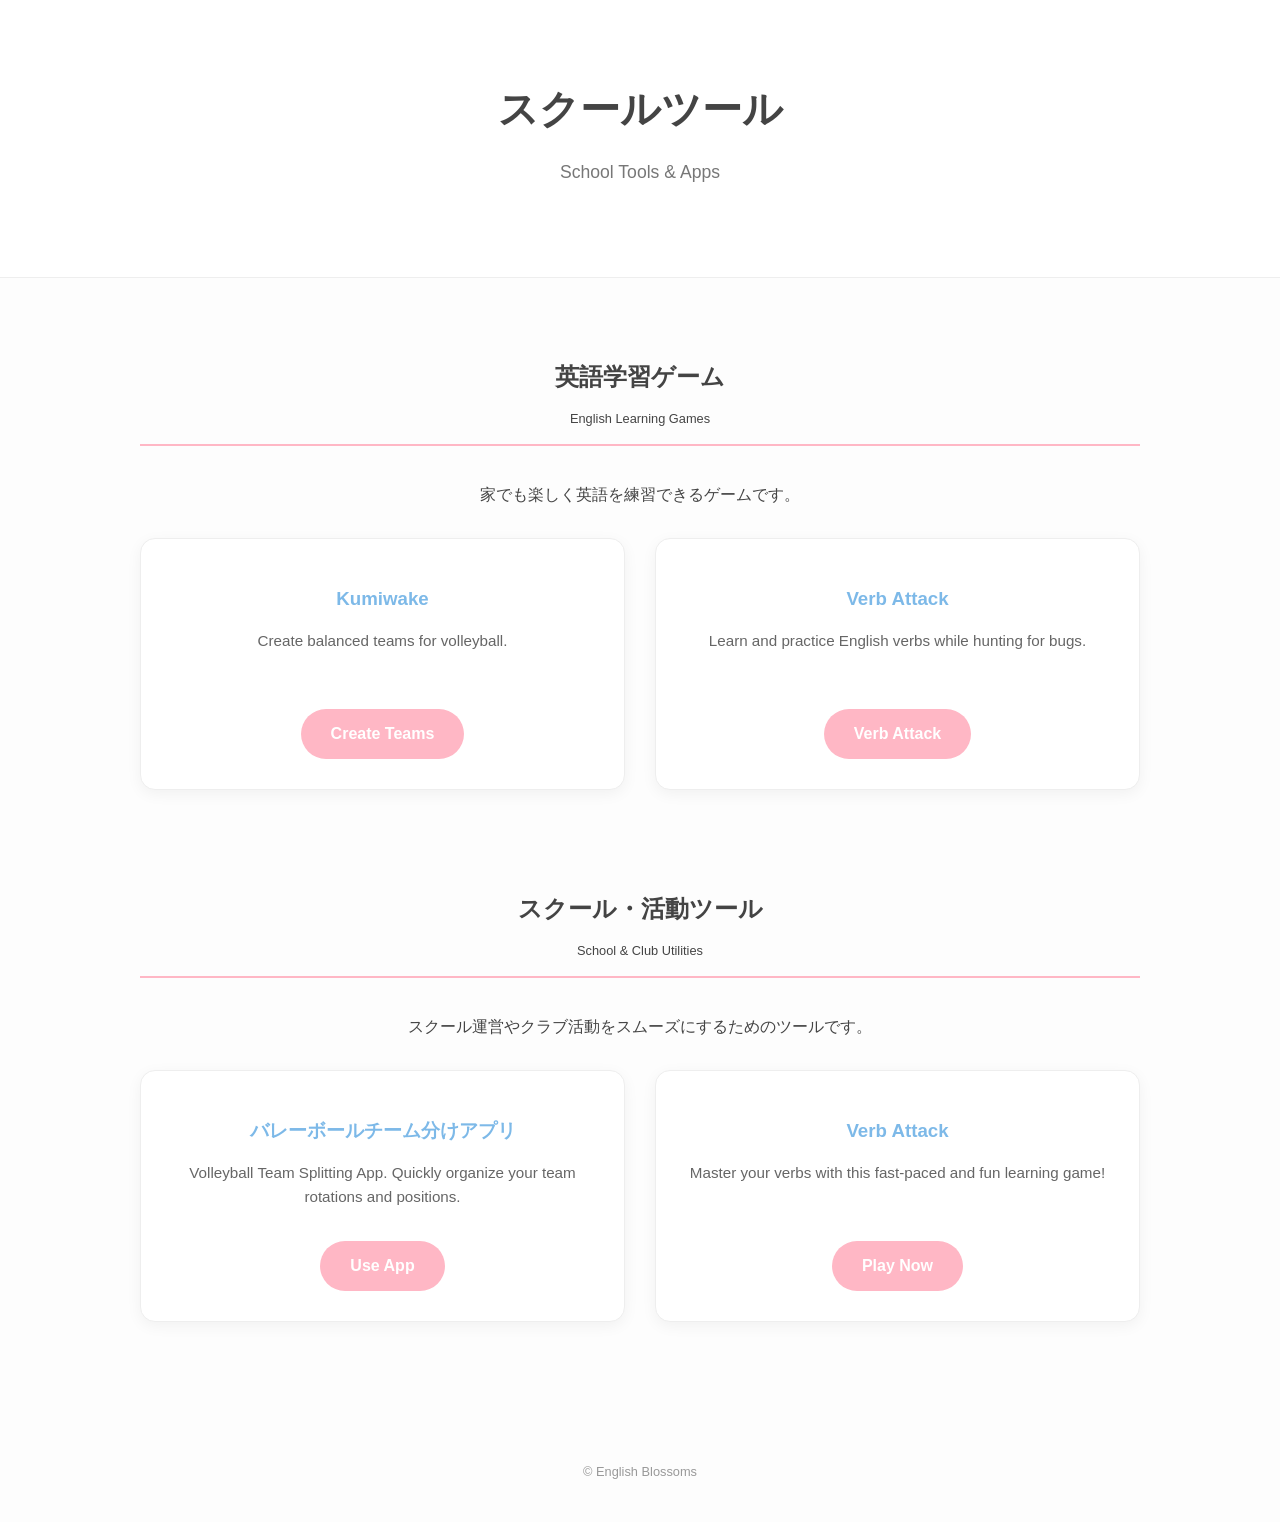
<file: tools.html>
<!DOCTYPE html>
<html lang="ja">

<head>
    <meta charset="UTF-8">
    <meta name="viewport" content="width=device-width, initial-scale=1.0">
    <title>スクールツール | English Blossoms</title>
    <style>
        /* --- Basic Styles (Adjust colors to match your brand) --- */
        :root {
            --primary-color: #ffb7c5;
            /* Soft Pink - adjust to your brand color */
            --secondary-color: #7db9e8;
            /* Soft Blue */
            --text-color: #444;
            --bg-color: #fdfdfd;
        }

        body {
            font-family: "Helvetica Neue", Arial, "Hiragino Kaku Gothic ProN", "Hiragino Sans", Meiryo, sans-serif;
            margin: 0;
            padding: 0;
            background-color: var(--bg-color);
            color: var(--text-color);
            line-height: 1.6;
        }

        header {
            text-align: center;
            padding: 50px 20px;
            background-color: #fff;
            border-bottom: 1px solid #eee;
        }

        .container {
            max-width: 1000px;
            margin: 0 auto;
            padding: 40px 20px;
        }

        h1 {
            font-size: 2.5rem;
            margin-bottom: 10px;
        }

        p.subtitle {
            font-size: 1.1rem;
            color: #777;
            margin-bottom: 40px;
        }

        /* --- Section Titles --- */
        .section-title {
            text-align: center;
            margin: 40px 0 20px;
            padding-bottom: 10px;
            border-bottom: 2px solid var(--primary-color);
            display: inline-block;
            width: 100%;
        }

        /* --- App Grid --- */
        .app-grid {
            display: grid;
            grid-template-columns: repeat(auto-fit, minmax(300px, 1fr));
            gap: 30px;
            margin-bottom: 60px;
        }

        .app-card {
            background: white;
            border-radius: 15px;
            padding: 30px;
            text-align: center;
            box-shadow: 0 4px 15px rgba(0, 0, 0, 0.05);
            transition: transform 0.3s ease;
            border: 1px solid #eee;
        }

        .app-card:hover {
            transform: translateY(-5px);
            border-color: var(--primary-color);
        }

        .app-card h3 {
            margin: 15px 0;
            color: var(--secondary-color);
        }

        .app-card p {
            font-size: 0.95rem;
            color: #666;
            height: 60px;
            /* Keeps boxes even */
            margin-bottom: 20px;
        }

        .btn {
            display: inline-block;
            padding: 12px 30px;
            background-color: var(--primary-color);
            color: white;
            text-decoration: none;
            border-radius: 25px;
            font-weight: bold;
            transition: opacity 0.2s;
        }

        .btn:hover {
            opacity: 0.8;
        }

        /* --- Footer --- */
        footer {
            text-align: center;
            padding: 40px;
            font-size: 0.8rem;
            color: #999;
        }

        /* Mobile adjustments */
        @media (max-width: 600px) {
            h1 {
                font-size: 1.8rem;
            }
        }
    </style>
</head>

<body>

    <header>
        <h1>スクールツール</h1>
        <p class="subtitle">School Tools & Apps</p>
    </header>

    <div class="container">

        <!-- SECTION 1: ESL GAMES -->
        <h2 class="section-title">英語学習ゲーム<br><span style="font-size: 0.8rem; font-weight: normal;">English Learning
                Games</span></h2>
        <p style="text-align: center; margin-bottom: 30px;">家でも楽しく英語を練習できるゲームです。</p>

        <div class="app-grid">
            <!-- Replace the hrefs with your actual app links -->
            <div class="app-card">
                <h3>Kumiwake</h3>
                <p>Create balanced teams for volleyball.</p>
                <a href="apps/tools/kumiwake/index.html" class="btn">Create Teams</a>
            </div>

            <div class="app-card">
                <h3>Verb Attack</h3>
                <p>Learn and practice English verbs while hunting for bugs.
                </p>
                <a href="apps/games/verbattack/index.html" class="btn">Verb Attack</a>
            </div>
        </div>

        <!-- SECTION 2: UTILITIES -->
        <h2 class="section-title">スクール・活動ツール<br><span style="font-size: 0.8rem; font-weight: normal;">School & Club
                Utilities</span></h2>
        <p style="text-align: center; margin-bottom: 30px;">スクール運営やクラブ活動をスムーズにするためのツールです。</p>

        <div class="app-grid">
            <!-- Volleyball App -->
            <div class="app-card">
                <h3>バレーボールチーム分けアプリ</h3>
                <p>Volleyball Team Splitting App. Quickly organize your team rotations and positions.</p>
                <a href="URL_HERE" class="btn">Use App</a>
            </div>

            <div class="app-card">
                <h3>Verb Attack</h3>
                <p>Master your verbs with this fast-paced and fun learning game!</p>
                <a href="apps/games/verbattack/index.html" class="btn">Play Now</a>
            </div>

        </div>

    </div>

    <footer>
        &copy; English Blossoms
    </footer>

</body>

</html>
</file>
<file: styles/main.css>
/* --------------------------------------------------
   GLOBAL RESET
-------------------------------------------------- */
* {
  margin: 0;
  padding: 0;
  box-sizing: border-box;
}

body {
  font-family: "Noto Sans JP", "Quicksand", sans-serif;
  line-height: 1.7;
  color: #333;
  background: #fafafa;
}

/* --------------------------------------------------
   HEADER
-------------------------------------------------- */
.header {
  display: flex;
  align-items: center;
  justify-content: space-between;
  padding: 20px 10px;
  border-bottom: 1px solid #ddd;
  background: #fff;
  max-width: 900px;
  margin: 0 auto;
}

.logo {
  height: 80px;
  width: auto;
}

@media (max-width: 480px) {
  .logo {
    height: 60px;
  }
}

/* --------------------------------------------------
   NAVIGATION
-------------------------------------------------- */
.nav {
  display: flex;
  gap: 12px;
}

.nav a {
  text-decoration: none;
  color: #444;
  font-size: 1.1rem;
  padding: 5px 10px;
  transition: 0.2s;
  font-weight: 600;
}

.nav a:hover,
.nav a.active {
  color: #4a2f75;
}

/* --------------------------------------------------
   HEADINGS
-------------------------------------------------- */
h1,
h2 {
  font-family: "Quicksand", "Noto Sans JP", sans-serif;
  font-weight: 700;
  color: #4a2f75;
  letter-spacing: 0.5px;
  margin-bottom: 20px;
  text-align: center;
}

/* --------------------------------------------------
   Map Address
-------------------------------------------------- */

.map-address {
    margin-top: 15px;
    padding: 12px 16px;
    background: #f7f7f7;
    border-left: 4px solid #6ab7ff;
    font-size: 1rem;
    line-height: 1.6;
    border-radius: 4px;
}


/* --------------------------------------------------
   CAROUSEL (FULL WIDTH)
-------------------------------------------------- */
.carousel {
  width: 100%;
  max-width: none;
  overflow: hidden;
  margin: 20px 0;
  padding: 0;
}

.carousel-track {
  display: flex;
  transition: transform 0.8s ease;
  width: 100%;
}

.carousel-track img {
  flex: 0 0 100%;
  width: 100%;
  height: 260px;
  object-fit: cover;
}

@media (max-width: 768px) {
  .carousel img {
    height: 200px;
  }
}

@media (max-width: 480px) {
  .carousel img {
    height: 160px;
  }
}

/* --------------------------------------------------
   SECTIONS (900px centered)
-------------------------------------------------- */
section {
  padding: 40px 20px;
  max-width: 900px;
  margin: 0 auto;
}

.about p {
  margin-bottom: 15px;
  font-size: 1.05rem;
}

/* --------------------------------------------------
   PAGE LINKS (Courses / Fees top links)
-------------------------------------------------- */
.page-links {
  display: flex;
  justify-content: center;
  gap: 15px;
  margin: 20px 0 30px;
}

.page-links a {
  text-decoration: none;
  font-weight: 700;
  color: #4a2f75;
  padding: 8px 14px;
  border-radius: 6px;
  transition: 0.2s ease;
}

.page-links a:hover {
  background: #f1e9ff;
  color: #6a45a0;
}

/* --------------------------------------------------
   CLASS NAVIGATION (Courses page)
-------------------------------------------------- */
.class-nav {
  display: flex;
  justify-content: center;
  gap: 12px;
  flex-wrap: wrap;
  margin: 25px 0;
  list-style: none;
}

.class-nav a {
  text-decoration: none;
  font-weight: 700;
  color: #4a2f75;
  padding: 8px 14px;
  border-radius: 6px;
  transition: 0.2s ease;
}

.class-nav a:hover {
  background: #f1e9ff;
  color: #6a45a0;
}

/* --------------------------------------------------
   TABLES (Courses & Fees)
-------------------------------------------------- */
table {
  width: 100%;
  border-collapse: collapse;
  margin-top: 15px;
  font-size: 1rem;
}

table th,
table td {
  border: 1px solid #ddd;
  padding: 10px;
}

table th {
  background: #f7f2ff;
  color: #4a2f75;
  font-weight: 700;
}

table tr:nth-child(even) {
  background: #faf7ff;
}

/* --------------------------------------------------
   MAP
-------------------------------------------------- */
.map-container {
  width: 100%;
  border-radius: 8px;
  overflow: hidden;
  box-shadow: 0 2px 6px rgba(0, 0, 0, 0.15);
}

/* --------------------------------------------------
   SOCIAL LINKS
-------------------------------------------------- */
.social-links {
  display: flex;
  justify-content: center;
  gap: 20px;
  margin-top: 15px;
}

.social-links a {
  text-decoration: none;
  background: #4a2f75;
  color: #fff;
  padding: 10px 18px;
  border-radius: 6px;
  transition: 0.2s;
}

.social-links a:hover {
  background: #6a45a0;
}

/* --------------------------------------------------
   CONTACT FORM
-------------------------------------------------- */
.contact-form {
  display: flex;
  flex-direction: column;
  gap: 15px;
  margin-bottom: 40px;
}

.contact-form label {
  font-weight: bold;
}

.contact-form input,
.contact-form textarea {
  width: 100%;
  padding: 10px;
  border: 1px solid #bbb;
  border-radius: 6px;
  font-size: 1rem;
}

.contact-form button {
  background: #4a2f75;
  color: #fff;
  padding: 12px;
  border: none;
  border-radius: 6px;
  font-size: 1.1rem;
  cursor: pointer;
  transition: 0.2s;
}

.contact-form button:hover {
  background: #6a45a0;
}

/* --------------------------------------------------
   BACK TO TOP BUTTON
-------------------------------------------------- */
#back-to-top {
  position: fixed;
  bottom: 25px;
  right: 25px;
  background: #4a2f75;
  color: #fff;
  width: 45px;
  height: 45px;
  border-radius: 50%;
  display: flex;
  align-items: center;
  justify-content: center;
  font-size: 22px;
  cursor: pointer;
  box-shadow: 0 2px 6px rgba(0, 0, 0, 0.25);
  transition: 0.2s ease;
}

#back-to-top:hover {
  background: #6a45a0;
}

/* --------------------------------------------------
   FOOTER
-------------------------------------------------- */
.footer.dark {
  background: #222;
  color: #eee;
  text-align: center;
  padding: 20px;
  margin-top: 40px;
}

/* --------------------------------------------------
   RESPONSIVE DESIGN
-------------------------------------------------- */
@media (max-width: 768px) {
  .nav {
    gap: 15px;
  }

  .nav a {
    font-size: 1rem;
  }

  .header {
    flex-direction: column;
    gap: 10px;
  }
}

@media (max-width: 480px) {
  .nav {
    flex-wrap: wrap;
    gap: 10px;
    justify-content: center;
  }

  .nav a {
    padding: 4px 6px;
  }
}
</file>
<file: apps/games/verbattack/main.css>
/* ============================================================
   Verb Attack - styles (v2)
   All sizes scale from --board-w so the game fits any screen.
   ============================================================ */

:root {
    --board-w: 46vw;                              /* width of each board */
    --cell-h: calc(var(--board-w) * 0.142);       /* height of one square */
    --hit-dur: 1.3s;                              /* length of the hit animation */
}

* {
    margin: 0;
    padding: 0;
    box-sizing: border-box;
    -webkit-user-select: none;
    -moz-user-select: none;
    -ms-user-select: none;
    user-select: none;
}

textarea, input {
    -webkit-user-select: text;
    user-select: text;
}

body {
    font-family: 'Anton', sans-serif;
    color: green;
    min-height: 100vh;
}

/* ---------------- top bar ---------------- */

.teams {
    position: sticky;
    top: 0;
    z-index: 30;
    display: flex;
    align-items: center;
    gap: 0.8vw;
    padding: 0.8vw 1.2vw;
    font-size: clamp(14px, 2.6vw, 48px);
    color: rebeccapurple;
    background: white;
}

.teamboxes {
    flex: 0 0 15%;
    min-width: 0;
    height: 1.2em;
    font-size: 1em;
    line-height: 1.1;
    border: solid;
    border-width: 0.1em;
    border-radius: 5px;
    overflow: hidden;
    resize: none;
}
.teamboxes:hover { opacity: .8; box-shadow: 2px 2px grey; }

#team1 { background-color: lightblue; color: darkblue; }
#team2 { background-color: peachpuff; color: red; }

::-webkit-input-placeholder { text-align: center; font-family: serif; font-style: italic; font-size: .75em; }
::placeholder               { text-align: center; font-family: serif; font-style: italic; font-size: .75em; }

/* score badges */
.score {
    flex: 0 0 auto;
    min-width: 1.6em;
    padding: 0 0.25em;
    text-align: center;
    line-height: 1.15;
    border: 0.08em solid;
    border-radius: 0.3em;
}
#score1 { color: darkblue; background: lightblue; }
#score2 { color: red;      background: peachpuff; }

.score-pop { animation: score-pop 0.5s ease-out; }
@keyframes score-pop {
    0%   { transform: scale(1); }
    35%  { transform: scale(1.35); }
    100% { transform: scale(1); }
}

/* hit message: smaller text with insect icons beside it */
.headmsg {
    flex: 1 1 0;
    min-width: 0;
    display: flex;
    flex-wrap: wrap;
    align-items: center;
    gap: 0.1em 0.4em;
    font-size: 0.62em;
}
.headmsg.right { justify-content: flex-end; text-align: right; }

.hit-icons { display: inline-flex; align-items: center; gap: 0.15em; }
.hit-icons img { height: 1.4em; width: auto; }

/* ---------------- boards ---------------- */

#game {
    display: flex;
    justify-content: space-around;
    align-items: flex-start;
    padding: 1vw 1.5vw 0;
}

.side { width: var(--board-w); }

.bingo {
    width: 100%;
    table-layout: fixed;
    border-spacing: 0;
    border: calc(var(--board-w) * 0.017) solid black;
    border-radius: calc(var(--board-w) * 0.017);
}
#bingoTable  { color: blue; }
#bingoTable2 { color: brown; }

.col {
    position: relative;
    height: var(--cell-h);
    padding: 0;
    border: 1px solid black;
    text-align: center;
    vertical-align: middle;
}

.pics {
    display: block;
    margin: 0 auto;
    width: auto;
    height: calc(var(--cell-h) - 2px);
}

/* ---------------- hit effects ---------------- */

/* every hit: the picture jiggles and the square flashes */
.hit-jiggle { animation: jiggle var(--hit-dur) ease-out; }
@keyframes jiggle {
    0%   { transform: translate(0, 0) rotate(0deg) scale(1); }
    6%   { transform: translate(-8%, 3%) rotate(-7deg) scale(1.1); }
    12%  { transform: translate(8%, -3%) rotate(7deg) scale(1.1); }
    18%  { transform: translate(-7%, -3%) rotate(-6deg) scale(1.07); }
    24%  { transform: translate(7%, 3%) rotate(6deg) scale(1.07); }
    32%  { transform: translate(-5%, 2%) rotate(-4deg) scale(1.03); }
    40%  { transform: translate(5%, -2%) rotate(4deg) scale(1.03); }
    50%  { transform: translate(-3%, 1%) rotate(-3deg) scale(1); }
    60%  { transform: translate(3%, -1%) rotate(2deg); }
    75%  { transform: translate(-1.5%, 1%) rotate(-1deg); }
    100% { transform: translate(0, 0) rotate(0deg) scale(1); }
}

.hit-flash { animation: hit-flash var(--hit-dur) ease-out; }
@keyframes hit-flash {
    0%   { background-color: #fffbe0; box-shadow: inset 0 0 35px 12px rgba(255, 220, 80, 0.95); }
    20%  { background-color: #fff3b0; box-shadow: inset 0 0 28px 10px rgba(255, 200, 60, 0.8); }
    100% { background-color: transparent; box-shadow: inset 0 0 0 0 rgba(255, 220, 80, 0); }
}

/* insect icon that rises out of a hit square, then settles as a faded mark */
.segment-icon {
    position: absolute;
    left: 50%;
    top: 50%;
    height: auto;
    pointer-events: none;
    z-index: 40;
}
.segment-rise {
    width: 100%;
    animation: segment-rise 1s ease-out forwards;
}
@keyframes segment-rise {
    0%   { opacity: 1; transform: translate(-50%, -50%) scale(1); }
    65%  { opacity: 1; }
    100% { opacity: 0; transform: translate(-50%, -50%) translateY(calc(var(--board-w) * -0.12)) scale(2); }
}
.segment-mark {
    width: 62%;
    opacity: 0.5;
    transform: translate(-50%, -50%);
    animation: mark-in 0.25s ease-out;
}
@keyframes mark-in {
    from { opacity: 0; }
    to   { opacity: 0.5; }
}

/* when an insect is completely destroyed: all its squares glow together */
.found-flash {
    animation: found-flash 1.6s ease-in-out;
    z-index: 5;
}
@keyframes found-flash {
    0%   { background-color: transparent; box-shadow: inset 0 0 0 0 rgba(255, 150, 0, 0); }
    15%  { background-color: #ffe27a; box-shadow: inset 0 0 40px 16px rgba(255, 140, 0, 0.95); }
    40%  { background-color: #fff3b0; box-shadow: inset 0 0 20px 6px rgba(255, 170, 0, 0.8); }
    60%  { background-color: #ffe27a; box-shadow: inset 0 0 40px 16px rgba(255, 140, 0, 0.95); }
    100% { background-color: transparent; box-shadow: inset 0 0 0 0 rgba(255, 150, 0, 0); }
}

/* the destroyed insect shown over its hiding place: starts solid, settles at 50% and stays */
.reveal-insect {
    position: absolute;
    height: auto;
    pointer-events: none;
    z-index: 50;
    opacity: 0.5;
    transform: translate(-50%, -50%) rotate(var(--rot, 0deg));
    animation: reveal-fade 1.5s ease-out forwards;
}
@keyframes reveal-fade {
    0%   { opacity: 1;   transform: translate(-50%, -50%) rotate(var(--rot, 0deg)) scale(1.12); }
    30%  { opacity: 1;   transform: translate(-50%, -50%) rotate(var(--rot, 0deg)) scale(1); }
    100% { opacity: 0.5; transform: translate(-50%, -50%) rotate(var(--rot, 0deg)) scale(1); }
}

/* insects the losing side never found, shown when the game ends */
.reveal-insect.missed {
    opacity: 0.8;
    filter: drop-shadow(0 0 8px rgba(220, 0, 0, 0.9));
    animation: reveal-missed 0.8s ease-out forwards;
}
@keyframes reveal-missed {
    0%   { opacity: 0;   transform: translate(-50%, -50%) rotate(var(--rot, 0deg)) scale(0.6); }
    100% { opacity: 0.8; transform: translate(-50%, -50%) rotate(var(--rot, 0deg)) scale(1); }
}

@media (prefers-reduced-motion: reduce) {
    .hit-jiggle, .hit-flash, .found-flash, .score-pop { animation: none; }
}

/* ---------------- compact timer / game buttons (top bar, middle) ---------------- */

#controls {
    flex: 0 0 auto;
    display: flex;
    align-items: center;
    gap: 0.35rem;
    font-family: 'Anton', sans-serif;
    font-size: clamp(12px, 1.05vw, 16px);
    color: #555;
}
#controls input {
    width: 3em;
    height: 2.4em;
    padding: 0;
    font: inherit;
    text-align: center;
}
#controls button {
    height: 2.4em;
    padding: 0 0.8em;
    font: inherit;
    color: #fff;
    background: rebeccapurple;
    border: none;
    border-radius: 6px;
    cursor: pointer;
    white-space: nowrap;
}
#controls button:hover { opacity: 0.85; }
#endBtn { background: #b3261e; }
#newBtn { background: #2e7d32; }
#timerDisplay { min-width: 3.4em; text-align: center; font-size: 1.4em; font-variant-numeric: tabular-nums; }
#controls.timeup #timerDisplay { color: #b3261e; animation: blink 1s step-end infinite; }
@keyframes blink { 50% { opacity: 0.35; } }

/* ---------------- end of game ---------------- */

.score.winner { outline: 0.1em solid gold; box-shadow: 0 0 0.4em 0.1em gold; }

/* ---------------- smaller screens ---------------- */

/* Tablets in landscape and small laptops: same layout, everything scales with the screen */
@media (max-width: 1365px) {
    .teams { font-size: clamp(14px, 2.8vw, 40px); }
}

/* Portrait tablets and phones: boards stack and the page scrolls down.
   Each board gets nearly the full width so the pictures stay readable. */
@media (max-width: 900px) {
    :root { --board-w: min(92vw, 720px); }

    .teams { flex-wrap: wrap; font-size: clamp(14px, 4.4vw, 30px); gap: 0.4em 0.5em; padding: 2vw; }
    .teamboxes { flex: 1 1 0; }
    #team1 { order: 1; }
    #score1 { order: 2; }
    #score2 { order: 3; }
    #team2 { order: 4; }
    #head  { order: 5; flex: 0 0 100%; font-size: 0.8em; }
    #head2 { order: 6; flex: 0 0 100%; font-size: 0.8em; justify-content: flex-start; text-align: left; }
    #controls { order: 7; flex: 0 0 100%; justify-content: center; font-size: 14px; }

    #game { flex-direction: column; align-items: center; gap: 6vw; padding-top: 3vw; }
}
</file>
<file: apps/tools/kumiwake/main.css>
/* =====================================================================
   COLOUR PALETTE - change colours here and they update everywhere.
   --c-xxx       = solid colour (letter badges)
   --c-xxx-tint  = light version (backgrounds on the Teams tab)
   Positions: Left, Right, Setter, Receiver (P = Passer).  Genders: Male, Female.
   ===================================================================== */
:root {
    --c-left: #4f7fd9;
    --c-left-tint: #dce7fa;
    --c-right: #e07a5f;
    --c-right-tint: #fadcd3;
    --c-setter: #cf8a22;
    --c-setter-tint: #f8e7c6;
    --c-receiver: #2f9e8f;
    --c-receiver-tint: #d1eeea;
    --c-male: #5b76a8;
    --c-male-tint: #dde4f0;
    --c-female: #c9708f;
    --c-female-tint: #f5dce5;
    --warn: #ff9500;
}

:root {
    --pri: #007aff;
    --bg: #fff;
    --soft: #f5f6f8;
    --bd: #e8e8ed;
    --tx: #1c1c1e;
    --tx2: #8e8e93;
    --red: #ff3b30
}

* {
    box-sizing: border-box;
    -webkit-tap-highlight-color: transparent
}

body {
    margin: 0;
    font-family: -apple-system, BlinkMacSystemFont, "Segoe UI", Roboto, sans-serif;
    background: var(--bg);
    color: var(--tx)
}

button,
input {
    font: inherit;
    color: inherit
}

button {
    cursor: pointer
}

.app {
    max-width: 640px;
    margin: auto;
    padding: 0 14px calc(80px + env(safe-area-inset-bottom))
}

header {
    display: flex;
    justify-content: space-between;
    align-items: center;
    padding: calc(10px + env(safe-area-inset-top)) 0 10px;
    border-bottom: 1px solid var(--bd);
    margin-bottom: 12px
}

#rosterBtn {
    background: none;
    border: 0;
    font-size: 1.25rem;
    font-weight: 700;
    padding: 4px 0
}

#count {
    color: var(--tx2);
    font-size: .9rem
}

.tab {
    display: none
}

.tab.on {
    display: block;
    animation: fi .2s
}

@keyframes fi {
    from {
        opacity: 0
    }

    to {
        opacity: 1
    }
}

.empty {
    text-align: center;
    color: var(--tx2);
    margin: 60px 0;
    line-height: 1.6
}

h3 {
    margin: 0 0 6px;
    font-size: .75rem;
    color: var(--tx2);
    text-transform: uppercase;
    letter-spacing: .5px
}

nav {
    position: fixed;
    left: 0;
    right: 0;
    bottom: 0;
    display: flex;
    justify-content: center;
    background: rgba(255, 255, 255, .92);
    backdrop-filter: blur(12px);
    border-top: 1px solid var(--bd);
    padding-bottom: env(safe-area-inset-bottom);
    z-index: 5
}

nav button {
    flex: 1;
    max-width: 160px;
    background: none;
    border: 0;
    padding: 8px 0 6px;
    font-size: .68rem;
    color: var(--tx2);
    display: flex;
    flex-direction: column;
    align-items: center;
    gap: 2px
}

nav svg {
    width: 24px;
    height: 24px;
    fill: none;
    stroke: currentColor;
    stroke-width: 1.7;
    stroke-linecap: round;
    stroke-linejoin: round
}

nav button.on {
    color: var(--pri)
}

.quads {
    display: grid;
    grid-template-columns: 1fr 1fr;
    gap: 8px
}

.quad {
    background: var(--soft);
    border-radius: 14px;
    padding: 10px;
    min-height: 70px
}

.chips {
    display: flex;
    flex-wrap: wrap;
    gap: 6px
}

.chips.big {
    background: var(--soft);
    border-radius: 14px;
    padding: 10px
}

.chip {
    padding: 8px 12px;
    border-radius: 18px;
    border: 1.5px solid var(--bd);
    background: #fff;
    font-weight: 600;
    font-size: .9rem
}

.chip:active {
    transform: scale(.94)
}

.chip.on {
    background: var(--pri);
    border-color: var(--pri);
    color: #fff
}

.bar {
    position: sticky;
    bottom: calc(64px + env(safe-area-inset-bottom));
    display: flex;
    align-items: center;
    gap: 10px;
    margin-top: 14px;
    padding: 10px 12px;
    background: #fff;
    border: 1px solid var(--bd);
    border-radius: 16px;
    box-shadow: 0 4px 16px rgba(0, 0, 0, .08)
}

.bar>span {
    flex: 1;
    font-weight: 600
}

.step {
    display: flex;
    align-items: center;
    gap: 6px
}

.step button {
    width: 30px;
    height: 30px;
    border-radius: 50%;
    border: 1px solid var(--bd);
    background: var(--soft);
    font-size: 1.1rem;
    line-height: 1
}

.step small {
    color: var(--tx2)
}

.go {
    background: var(--pri);
    color: #fff;
    border: 0;
    border-radius: 12px;
    padding: 10px 18px;
    font-weight: 600
}

.lnk {
    background: none;
    border: 0;
    color: var(--pri);
    padding: 6px 8px;
    font-size: .9rem
}

.tbar {
    display: flex;
    justify-content: space-between;
    align-items: center;
    margin-bottom: 8px
}

.tbar small {
    display: block;
    color: var(--tx2)
}

.tgrid {
    display: grid;
    grid-template-columns: 1fr 1fr;
    gap: 8px
}

.team {
    background: #fff;
    border: 1px solid var(--bd);
    border-radius: 12px;
    padding: 8px
}

.team.wide {
    grid-column: 1/-1
}

.cell {
    display: flex;
    align-items: center;
    gap: 6px;
    width: 100%;
    padding: 6px 8px;
    margin-top: 4px;
    border: 0;
    border-radius: 8px;
    background: var(--soft);
    font-size: .85rem;
    text-align: left;
    transition: transform .15s, box-shadow .15s
}

.chips .cell {
    width: auto
}

.cell i {
    font-style: normal;
    font-size: .6rem;
    text-transform: uppercase;
    color: var(--tx2);
    min-width: 0
}

.cell em {
    color: #ff9500;
    font-style: normal;
    margin-left: auto
}

.cell.sel {
    background: #dbeafe;
    transform: translateY(-2px);
    box-shadow: 0 4px 10px rgba(0, 122, 255, .25)
}

.cell.flash {
    animation: fl 1.2s ease-out
}

@keyframes fl {
    from {
        background: #b7e4c4
    }

    to {
        background: var(--soft)
    }
}

.seg {
    display: inline-flex;
    background: var(--soft);
    border-radius: 10px;
    padding: 2px;
    margin: 0 6px 8px 0
}

.seg button {
    border: 0;
    background: none;
    padding: 6px 12px;
    border-radius: 8px;
    font-size: .85rem
}

.seg button.on {
    background: #fff;
    box-shadow: 0 1px 3px rgba(0, 0, 0, .15);
    font-weight: 600
}

.rnd {
    border: 1px solid var(--bd);
    border-radius: 12px;
    padding: 10px;
    margin-bottom: 8px
}

.game {
    display: flex;
    align-items: center;
    gap: 6px;
    padding: 4px 0;
    font-size: .95rem;
    flex-wrap: wrap
}

.game small {
    color: var(--tx2);
    min-width: 34px
}

.ref {
    margin-left: auto;
    font-size: .8rem;
    color: #b45309;
    background: #fff4e0;
    padding: 2px 8px;
    border-radius: 10px
}

.rw {
    position: relative;
    overflow: hidden;
    background: var(--red)
}

.del {
    position: absolute;
    right: 16px;
    top: 50%;
    transform: translateY(-50%);
    color: #fff;
    font-weight: 600;
    font-size: .85rem
}

.rin {
    position: relative;
    display: flex;
    align-items: center;
    gap: 8px;
    background: #fff;
    padding: 14px 4px;
    border-bottom: 1px solid var(--bd);
    transition: transform .2s
}

.tag {
    font-size: .7rem;
    color: var(--tx2);
    background: var(--soft);
    padding: 2px 8px;
    border-radius: 10px
}

.rin i {
    margin-left: auto;
    font-style: normal;
    color: var(--tx2);
    font-size: .85rem
}

.x {
    display: none;
    background: none;
    border: 0;
    color: var(--red);
    font-size: 1rem
}

@media(hover:hover) {
    .rin:hover .x {
        display: inline
    }
}

.fab {
    position: fixed;
    right: 20px;
    bottom: calc(76px + env(safe-area-inset-bottom));
    width: 52px;
    height: 52px;
    border-radius: 50%;
    border: 0;
    background: var(--pri);
    color: #fff;
    font-size: 1.8rem;
    box-shadow: 0 4px 14px rgba(0, 122, 255, .4)
}

#sheet {
    display: none;
    position: fixed;
    inset: 0;
    background: rgba(0, 0, 0, .35);
    z-index: 10;
    align-items: flex-end;
    justify-content: center
}

#sheet.on {
    display: flex
}

.panel {
    background: #fff;
    width: 100%;
    max-width: 640px;
    border-radius: 20px 20px 0 0;
    padding: 18px 16px calc(18px + env(safe-area-inset-bottom));
    max-height: 85vh;
    overflow: auto
}

.panel h2 {
    margin: 0 0 12px;
    font-size: 1.1rem
}

.panel input[type=text],
.panel input:not([type]) {
    width: 100%;
    padding: 12px;
    border: 1px solid var(--bd);
    border-radius: 10px;
    font-size: 1rem;
    margin-bottom: 10px
}

.acts {
    display: flex;
    justify-content: flex-end;
    align-items: center;
    gap: 8px;
    margin-top: 10px
}

.ritem {
    display: flex;
    align-items: center;
    gap: 8px;
    padding: 12px 8px;
    border-radius: 10px
}

.ritem.on {
    background: #eef6ff
}

.ritem small {
    color: var(--tx2);
    margin-left: auto
}

.newr {
    border-top: 1px solid var(--bd);
    margin-top: 10px;
    padding-top: 12px
}

label.lnk {
    cursor: pointer
}

#toast {
    position: fixed;
    left: 50%;
    bottom: calc(84px + env(safe-area-inset-bottom));
    transform: translate(-50%, 20px);
    background: #1c1c1e;
    color: #fff;
    padding: 10px 16px;
    border-radius: 20px;
    font-size: .9rem;
    opacity: 0;
    pointer-events: none;
    transition: .2s;
    z-index: 20;
    white-space: nowrap
}

#toast.show {
    opacity: 1;
    transform: translate(-50%, 0);
    pointer-events: auto
}

#toast button {
    background: none;
    border: 0;
    color: #6cb6ff;
    font-weight: 600;
    margin-left: 8px
}

/* Step 1: tappable ref tag + picker rows */
button.ref {
    border: 0;
    font-family: inherit;
    cursor: pointer
}

.ref.none {
    color: var(--tx2);
    background: var(--soft)
}

.ritem {
    cursor: pointer
}


/* ===== Letter badges (L R S P / M F) ===== */
.bdg {
    display: inline-flex;
    align-items: center;
    justify-content: center;
    min-width: 24px;
    height: 24px;
    border-radius: 7px;
    color: #fff;
    font-weight: 800;
    font-size: .8rem;
    letter-spacing: .3px;
    flex: none
}

.c-left { background: var(--c-left) }
.c-right { background: var(--c-right) }
.c-setter { background: var(--c-setter) }
.c-receiver { background: var(--c-receiver) }
.c-male { background: var(--c-male) }
.c-female { background: var(--c-female) }

/* ===== Team cards: tint follows the position being played ===== */
.cell.t-left { background: var(--c-left-tint) }
.cell.t-right { background: var(--c-right-tint) }
.cell.t-setter { background: var(--c-setter-tint) }
.cell.t-receiver { background: var(--c-receiver-tint) }
.cell.t-male { background: var(--c-male-tint) }
.cell.t-female { background: var(--c-female-tint) }
.cell .bdg { min-width: 20px; height: 20px; font-size: .72rem }

/* Selected player: lifted, blue outline, gentle pulse. Swapped players: quick pop + glow. */
.cell.sel { outline: 2px solid var(--pri); outline-offset: 1px; animation: pulse 1.1s ease-in-out infinite }
.cell.flash { animation: pop .8s ease-out }

@keyframes pulse {
    0%, 100% { box-shadow: 0 0 0 0 rgba(0, 122, 255, .45) }
    50% { box-shadow: 0 0 0 6px rgba(0, 122, 255, 0) }
}

@keyframes pop {
    0% { transform: scale(1) }
    35% { transform: scale(1.08); box-shadow: 0 0 0 5px rgba(0, 122, 255, .4) }
    100% { transform: scale(1); box-shadow: 0 0 0 0 rgba(0, 122, 255, 0) }
}

/* ===== Dialogs open at the top so the keyboard never covers them ===== */
#sheet { align-items: flex-start }
.panel { border-radius: 0 0 20px 20px; padding: calc(18px + env(safe-area-inset-top)) 16px 18px }

/* ===== Add / edit player dialog ===== */
.nrow { display: flex; gap: 8px }
.panel .nrow input { margin: 0; flex: 1; min-width: 0 }
.fmsg { height: 22px; margin: 6px 2px; font-size: .85rem; color: #2f9e6f; opacity: 0; transition: opacity .2s }
.fmsg.show { opacity: 1 }
.fmsg.bad { color: var(--red) }
.badges { display: flex; gap: 10px; margin: 6px 0 4px }
.badges .bdg { flex: 1; max-width: 80px; height: 48px; border: 0; border-radius: 12px; font-size: 1.3rem; opacity: .35; transition: opacity .15s; cursor: pointer }
.badges .bdg.on { opacity: 1; box-shadow: 0 0 0 3px #fff, 0 0 0 5px var(--tx2) }
.legend { display: block; color: var(--tx2); font-size: .8rem; margin: 6px 0 12px }
.plab { display: flex; align-items: center; gap: 10px; margin: 8px 0 }
.plab input { width: 90px; padding: 8px; border: 1px solid var(--bd); border-radius: 10px; font-size: 1rem }

/* ===== Gestures ===== */
.ttl-hint { flex: 1; margin: 0 10px; text-align: center; font-size: .85rem; font-weight: 600; color: var(--tx2); opacity: 0 }
.ttl-hint.ready { color: var(--warn) }
#rosterBtn, .rst .ritem { touch-action: pan-y }
#rosterBtn { position: relative }
.rw.rst { background: var(--warn); border-radius: 10px }
.rst .ritem { position: relative; background: #fff; transition: transform .2s }
.rst .ritem.on { background: #eef6ff }
.chip { -webkit-user-select: none; user-select: none; -webkit-touch-callout: none }


/* ===== Round navigation (Teams tab) ===== */
.nav { display: flex; align-items: center; gap: 6px }
.ic { width: 36px; height: 36px; padding: 0; border-radius: 50%; border: 1px solid var(--bd); background: var(--soft); display: flex; align-items: center; justify-content: center }
.ic svg { width: 18px; height: 18px; fill: none; stroke: currentColor; stroke-width: 2.2; stroke-linecap: round; stroke-linejoin: round }
.ic:disabled { opacity: .3; cursor: default }
.ic:active:not(:disabled) { transform: scale(.92) }
.nav .sep { width: 1px; height: 22px; background: var(--bd); margin: 0 6px }
.of { color: var(--tx2); font-size: .85rem }
.plink { background: none; border: 0; padding: 0; color: var(--pri); font-size: inherit; text-decoration: underline dotted; text-underline-offset: 3px }
.pasthint { margin: 0 0 8px; font-size: .8rem; color: var(--warn) }
.ro .cell { pointer-events: none }
#prevBtn { touch-action: manipulation; -webkit-touch-callout: none; user-select: none }

/* ===== Pairings panel: stays open so you can keep swapping underneath ===== */
#pairs { display: none; position: fixed; left: 50%; transform: translateX(-50%); width: 100%; max-width: 640px; bottom: calc(60px + env(safe-area-inset-bottom)); max-height: 42vh; overflow: auto; background: #fff; border-radius: 16px 16px 0 0; box-shadow: 0 -6px 20px rgba(0, 0, 0, .14); padding: 10px 16px 14px; z-index: 6 }
#pairs.on { display: block }
body.pairsOn .app { padding-bottom: calc(42vh + 80px) }
#pairs .ph { display: flex; justify-content: space-between; align-items: center; margin-bottom: 6px }
.prow { display: flex; justify-content: space-between; padding: 6px 0; border-bottom: 1px solid var(--bd); font-size: .9rem }
</file>
<file: styles/calendar.css>
/* CALENDAR PAGE LAYOUT */
.calendar-section {
    padding: 60px 20px;
    display: flex;
    justify-content: center;
    align-items: center;
}

/* CARD WRAPPER */
.calendar-image {
    width: 100%;
    max-width: 900px;
    /* prevents the image from becoming too large */
    display: block;
    margin: 0 auto;
    border-radius: 12px;
    box-shadow: 0 4px 16px rgba(0, 0, 0, 0.08);
}

/* HEADER NAV FIX (your HTML had two "active" links) */
.nav.centered a.active {
    color: #ff6b6b;
    font-weight: bold;
}

/* MOBILE TWEAKS */
@media (max-width: 600px) {
    .calendar-section {
        padding: 40px 10px;
    }

    .calendar-image {
        border-radius: 8px;
        box-shadow: 0 3px 12px rgba(0, 0, 0, 0.06);
    }
}
</file>
<file: styles/contact.css>
/* ========================= Contact Page ========================= */

.contact-container {
    max-width: 900px;
    margin: 0 auto;
    padding: 2rem 1.5rem;
}

.contact-container h1 {
    color: #4a2f75;
    font-weight: 900;
    margin-bottom: 1rem;
}

.contact-intro {
    margin-bottom: 2rem;
    color: #555;
}

.contact-form {
    display: flex;
    flex-direction: column;
    gap: 1.25rem;
}

/* Labels */
label {
    display: flex;
    flex-direction: column;
    font-weight: 600;
    color: #4a2f75;
}

.inline-label {
    flex-direction: row;
    align-items: center;
    gap: 0.5rem;
}

/* Inputs */
input[type="text"],
input[type="email"],
textarea,
select {
    padding: 0.6rem 0.75rem;
    border: 1px solid #ccc;
    border-radius: 6px;
    font-size: 1rem;
    font-family: inherit;
}

textarea {
    min-height: 120px;
    resize: vertical;
}

/* Required badge */
.required {
    color: #d9534f;
    font-size: 0.9rem;
    margin-left: 0.25rem;
}

/* Submit button */
.submit-button {
    padding: 0.75rem 1.5rem;
    background: #f4e1e1;
    color: #333;
    border: none;
    border-radius: 6px;
    font-weight: 700;
    cursor: pointer;
    transition: background 0.2s ease;
}

.submit-button:hover {
    background: #e9ddff;
}

/* Privacy notice */
.privacy {
    font-size: 0.85rem;
    color: #666;
    margin-top: 0.5rem;
}

/* Honeypot (hidden) */
.honeypot {
    display: none;
}

/* Status messages */
.sending-message {
    background: #fff3cd;
    color: #856404;
    padding: 12px 16px;
    border-radius: 6px;
    border: 1px solid #ffeeba;
    margin-top: 1rem;
    font-weight: 600;
    animation: fadeIn 0.3s ease-out;
}

.success-message {
    background: #d4edda;
    color: #155724;
    padding: 12px 16px;
    border-radius: 6px;
    border: 1px solid #c3e6cb;
    margin-top: 1rem;
    font-weight: 600;
    animation: fadeIn 0.3s ease-out;
}

.hidden {
    display: none;
}

@keyframes fadeIn {
    from {
        opacity: 0;
        transform: translateY(-4px);
    }

    to {
        opacity: 1;
        transform: translateY(0);
    }
}
</file>
